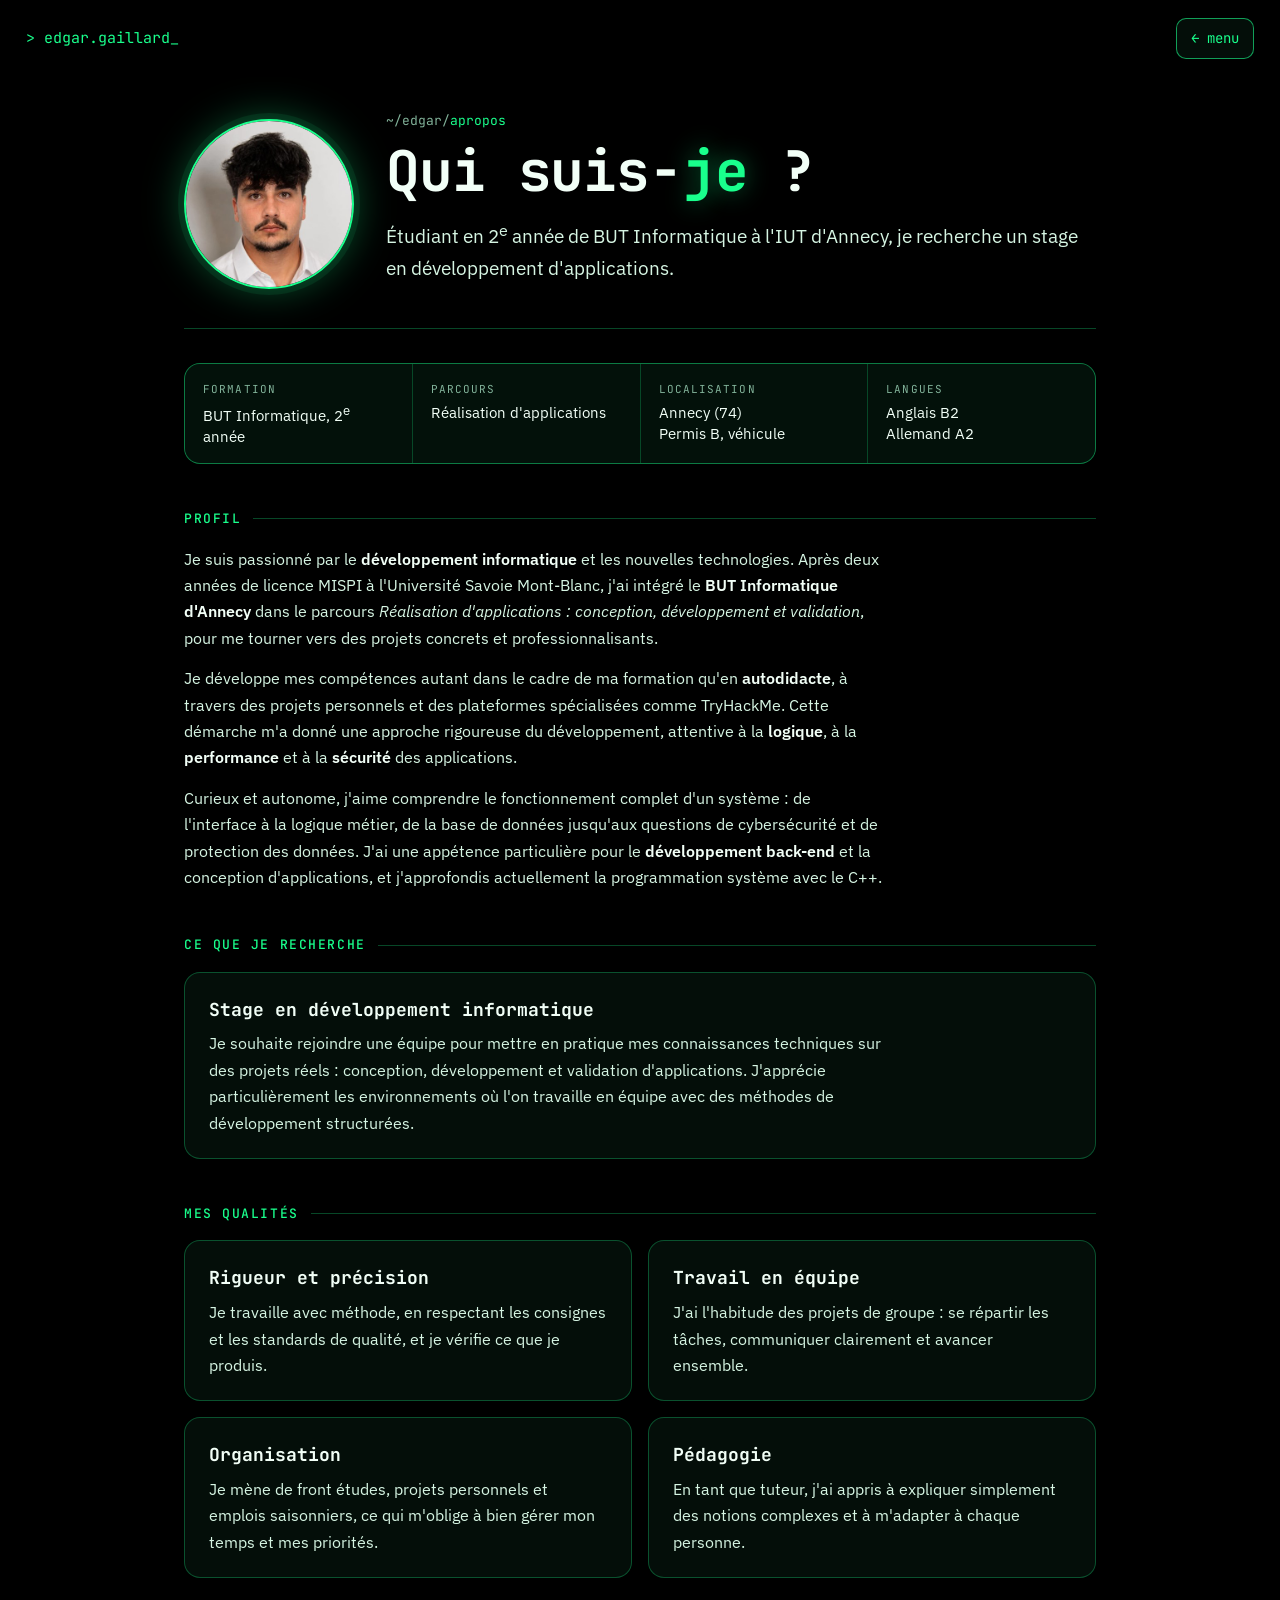
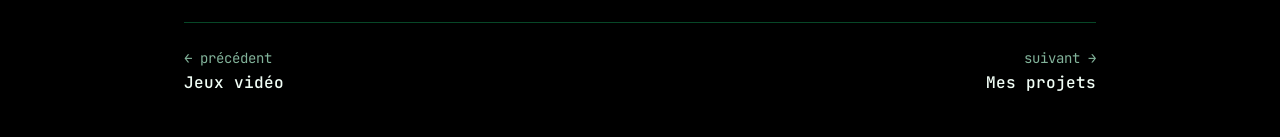
<file: pages/apropos.html>
<!DOCTYPE html>
<html lang="fr">
<head>
<meta charset="UTF-8">
<meta name="viewport" content="width=device-width, initial-scale=1.0">
<title>Qui suis-je - Edgar Gaillard</title>
<meta name="description" content="Edgar Gaillard, étudiant en 2e année de BUT Informatique à l'IUT d'Annecy, en recherche de stage en développement d'applications.">
<link rel="canonical" href="https://edggaillard-pixel.github.io/pages/apropos.html">
<meta property="og:type" content="website">
<meta property="og:title" content="Qui suis-je - Edgar Gaillard">
<meta property="og:description" content="Edgar Gaillard, étudiant en 2e année de BUT Informatique à l'IUT d'Annecy, en recherche de stage en développement d'applications.">
<meta property="og:url" content="https://edggaillard-pixel.github.io/pages/apropos.html">
<meta property="og:image" content="https://edggaillard-pixel.github.io/images/photo.jpg">
<link rel="preconnect" href="https://fonts.googleapis.com">
<link rel="stylesheet" href="https://fonts.googleapis.com/css2?family=IBM+Plex+Sans:wght@400;500;600&family=JetBrains+Mono:wght@400;500;700&display=swap">
<link rel="stylesheet" href="../style.css">
</head>
<body class="sous-page" data-rubrique="apropos">

<canvas id="matrix"></canvas>
<div id="ombre"></div>

<div class="barre">
  <a class="logo vers-menu" href="../index.html">&gt; edgar.gaillard<span>_</span></a>
  <a class="retour vers-menu" href="../index.html">← menu</a>
</div>

<main class="page">
  <header class="tete avec-photo">
    <img class="photo" src="../images/photo.jpg" alt="Photo d'Edgar Gaillard">
    <div>
      <div class="chemin">~/edgar/<b>apropos</b></div>
      <h1>Qui suis-<em>je</em> ?</h1>
      <p class="intro">Étudiant en 2<sup>e</sup> année de BUT Informatique à l'IUT d'Annecy, je recherche un stage en développement d'applications.</p>
    </div>
  </header>

  <section class="section">
    <div class="fiche">
      <div><small>Formation</small><span>BUT Informatique, 2<sup>e</sup> année</span></div>
      <div><small>Parcours</small><span>Réalisation d'applications</span></div>
      <div><small>Localisation</small><span>Annecy (74)<br>Permis B, véhicule</span></div>
      <div><small>Langues</small><span>Anglais B2<br>Allemand A2</span></div>
    </div>
  </section>

  <section class="section">
    <h2>Profil</h2>
    <p>Je suis passionné par le <strong>développement informatique</strong> et les nouvelles technologies.
    Après deux années de licence MISPI à l'Université Savoie Mont-Blanc, j'ai intégré le
    <strong>BUT Informatique d'Annecy</strong> dans le parcours <em>Réalisation d'applications : conception,
    développement et validation</em>, pour me tourner vers des projets concrets et professionnalisants.</p>
    <p>Je développe mes compétences autant dans le cadre de ma formation qu'en <strong>autodidacte</strong>,
    à travers des projets personnels et des plateformes spécialisées comme TryHackMe. Cette démarche m'a donné
    une approche rigoureuse du développement, attentive à la <strong>logique</strong>, à la <strong>performance</strong>
    et à la <strong>sécurité</strong> des applications.</p>
    <p>Curieux et autonome, j'aime comprendre le fonctionnement complet d'un système : de l'interface à la logique métier,
    de la base de données jusqu'aux questions de cybersécurité et de protection des données. J'ai une appétence
    particulière pour le <strong>développement back-end</strong> et la conception d'applications, et j'approfondis
    actuellement la programmation système avec le C++.</p>
  </section>

  <section class="section">
    <h2>Ce que je recherche</h2>
    <div class="carte">
      <h3>Stage en développement informatique</h3>
      <p>Je souhaite rejoindre une équipe pour mettre en pratique mes connaissances techniques sur des projets réels :
      conception, développement et validation d'applications. J'apprécie particulièrement les environnements où l'on
      travaille en équipe avec des méthodes de développement structurées.</p>
    </div>
  </section>

  <section class="section">
    <h2>Mes qualités</h2>
    <div class="grille-2">
      <div class="carte">
        <h3>Rigueur et précision</h3>
        <p>Je travaille avec méthode, en respectant les consignes et les standards de qualité, et je vérifie ce que je produis.</p>
      </div>
      <div class="carte">
        <h3>Travail en équipe</h3>
        <p>J'ai l'habitude des projets de groupe : se répartir les tâches, communiquer clairement et avancer ensemble.</p>
      </div>
      <div class="carte">
        <h3>Organisation</h3>
        <p>Je mène de front études, projets personnels et emplois saisonniers, ce qui m'oblige à bien gérer mon temps et mes priorités.</p>
      </div>
      <div class="carte">
        <h3>Pédagogie</h3>
        <p>En tant que tuteur, j'ai appris à expliquer simplement des notions complexes et à m'adapter à chaque personne.</p>
      </div>
    </div>
  </section>

  <nav class="suite"></nav>
</main>

<script src="../main.js"></script>
</body>
</html>
</file>
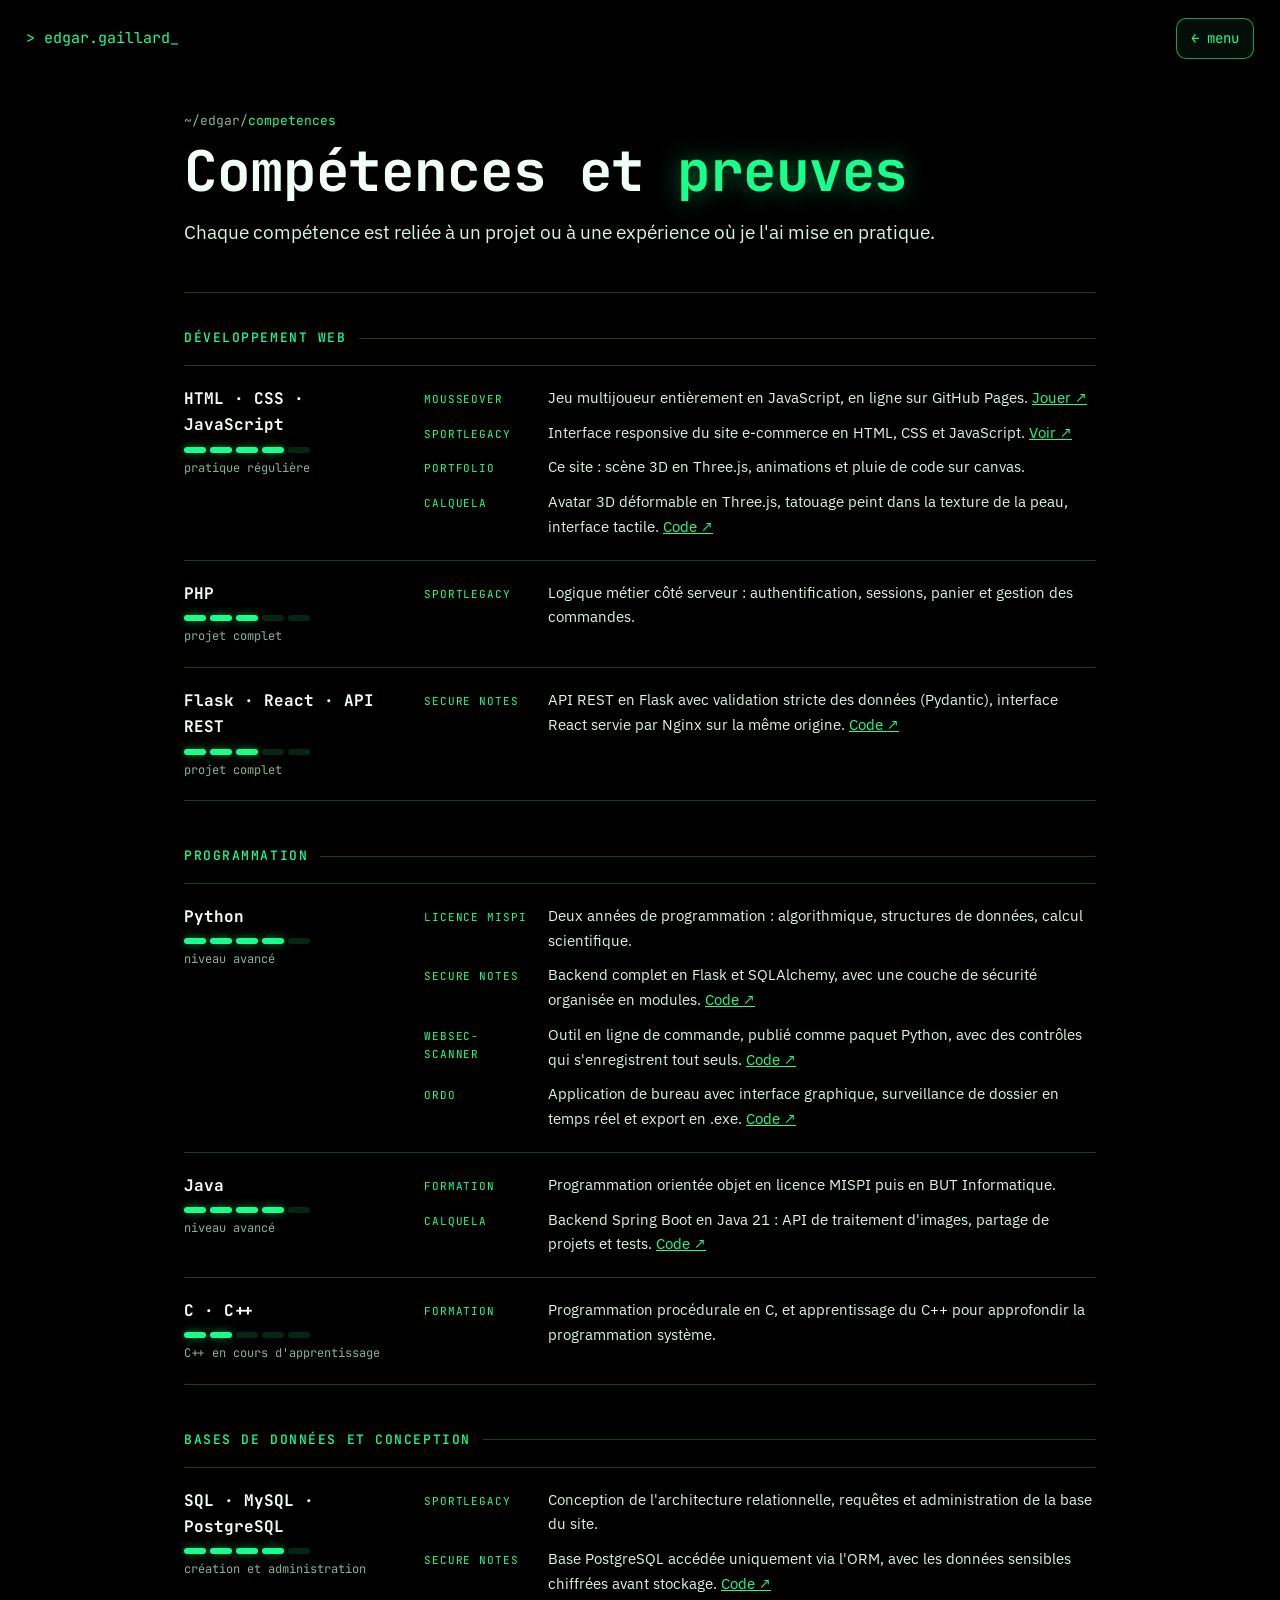
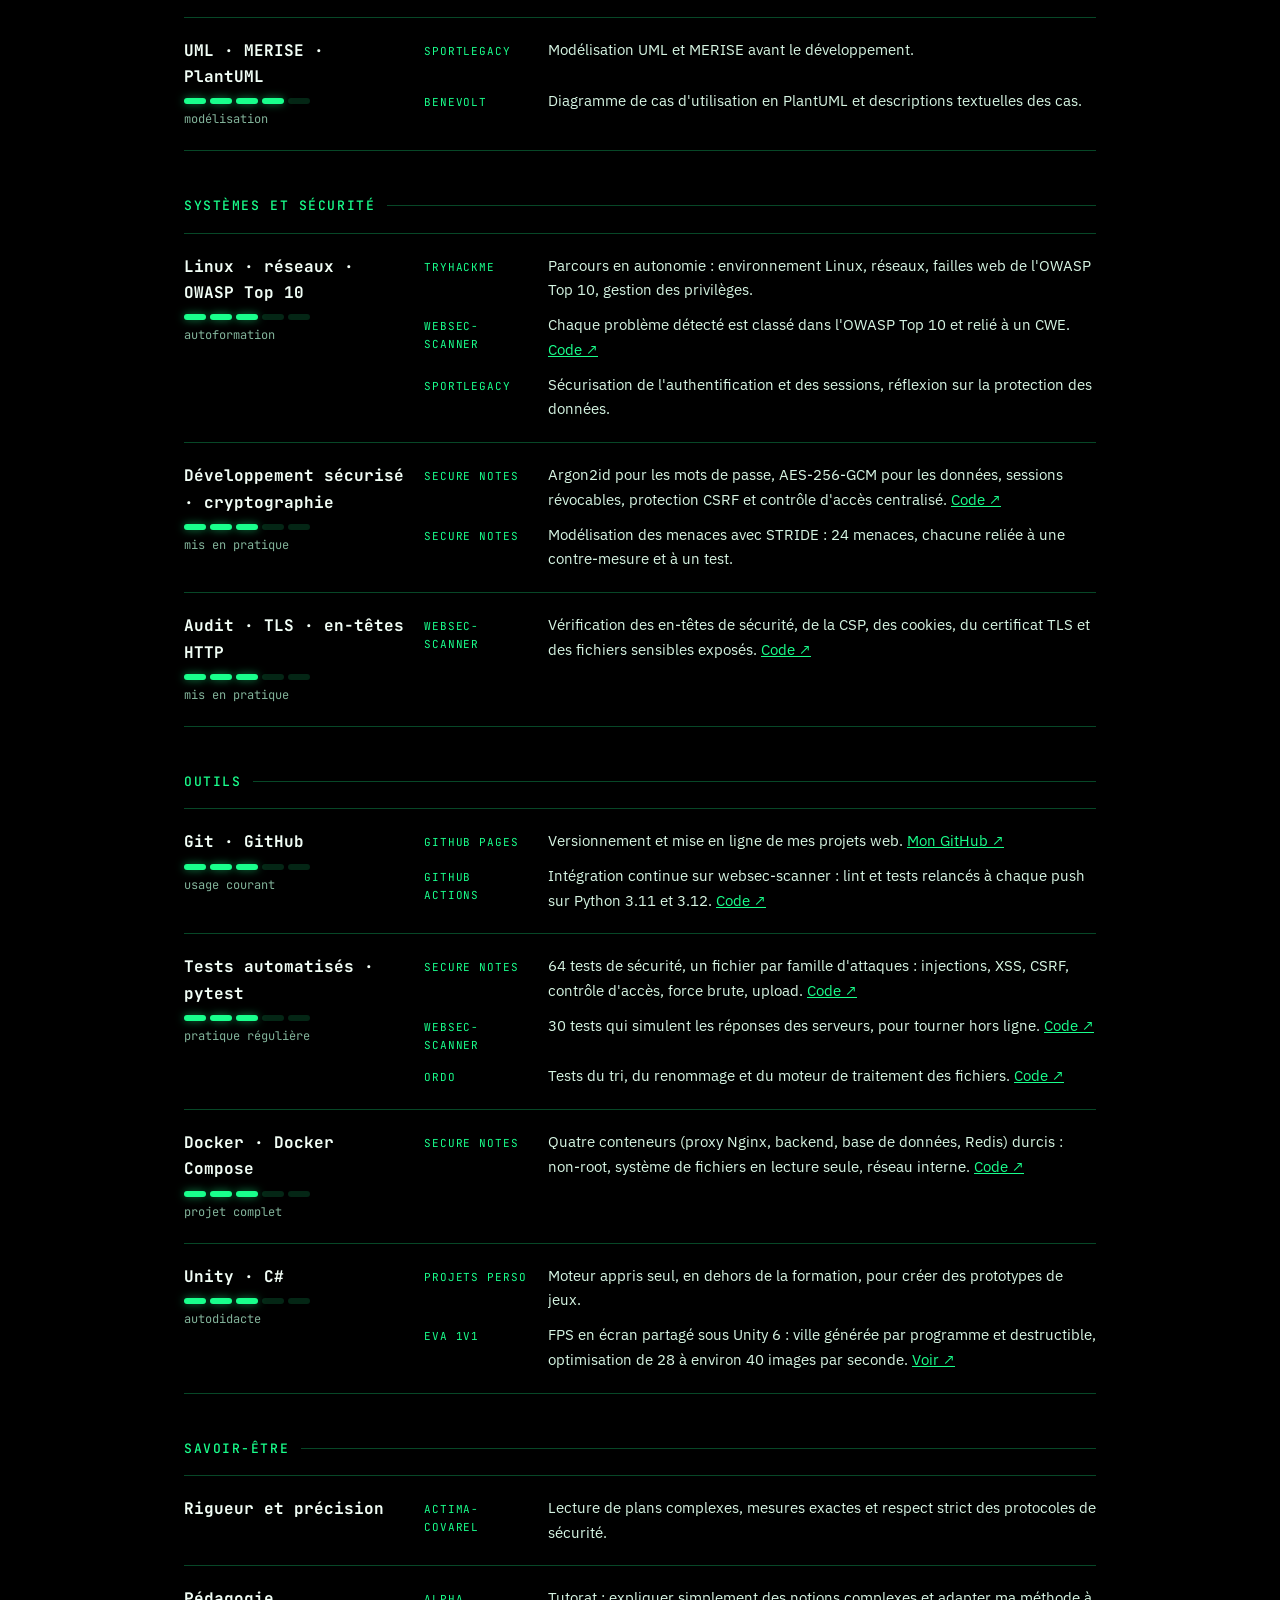
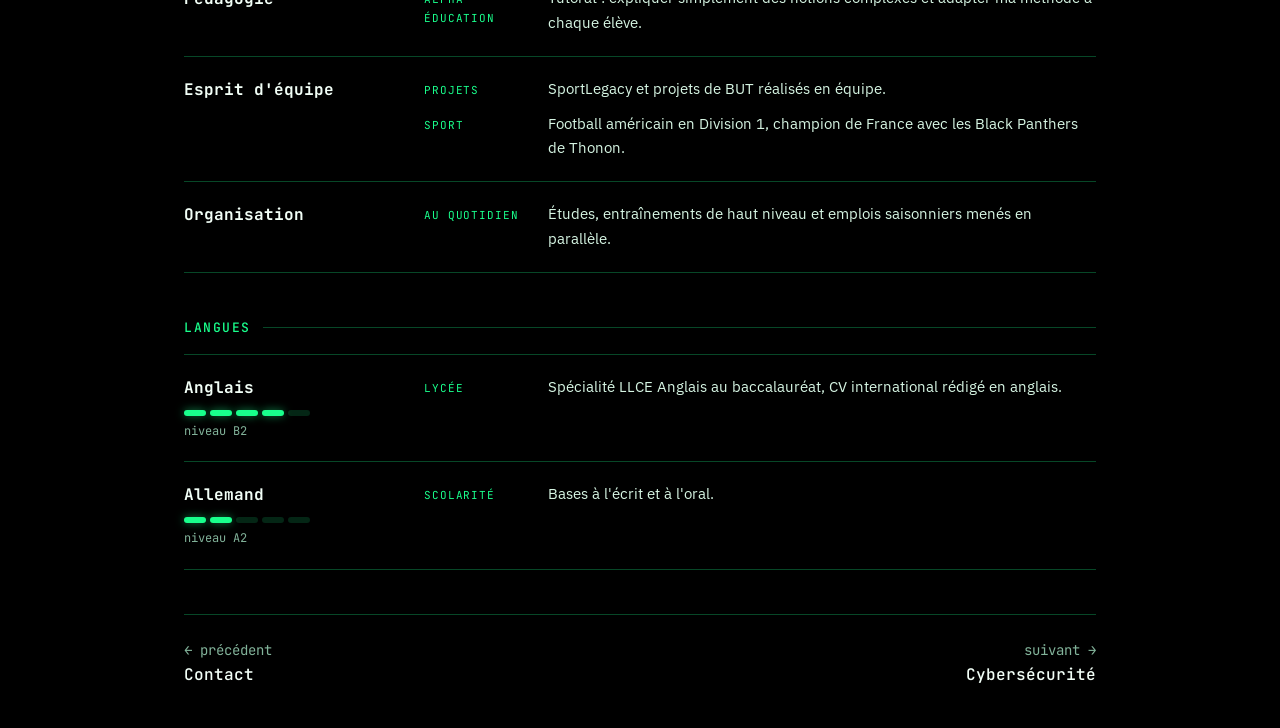
<file: pages/competences.html>
<!DOCTYPE html>
<html lang="fr">
<head>
<meta charset="UTF-8">
<meta name="viewport" content="width=device-width, initial-scale=1.0">
<title>Compétences - Edgar Gaillard</title>
<meta name="description" content="Les compétences d'Edgar Gaillard en développement web, Python, Java, bases de données, cybersécurité et Unity, avec des projets pour preuves.">
<link rel="canonical" href="https://edggaillard-pixel.github.io/pages/competences.html">
<meta property="og:type" content="website">
<meta property="og:title" content="Compétences - Edgar Gaillard">
<meta property="og:description" content="Les compétences d'Edgar Gaillard en développement web, Python, Java, bases de données, cybersécurité et Unity, avec des projets pour preuves.">
<meta property="og:url" content="https://edggaillard-pixel.github.io/pages/competences.html">
<meta property="og:image" content="https://edggaillard-pixel.github.io/images/photo.jpg">
<link rel="preconnect" href="https://fonts.googleapis.com">
<link rel="stylesheet" href="https://fonts.googleapis.com/css2?family=IBM+Plex+Sans:wght@400;500;600&family=JetBrains+Mono:wght@400;500;700&display=swap">
<link rel="stylesheet" href="../style.css">
</head>
<body class="sous-page" data-rubrique="competences">

<canvas id="matrix"></canvas>
<div id="ombre"></div>

<div class="barre">
  <a class="logo vers-menu" href="../index.html">&gt; edgar.gaillard<span>_</span></a>
  <a class="retour vers-menu" href="../index.html">← menu</a>
</div>

<main class="page">
  <header class="tete">
    <div class="chemin">~/edgar/<b>competences</b></div>
    <h1>Compétences et <em>preuves</em></h1>
    <p class="intro">Chaque compétence est reliée à un projet ou à une expérience où je l'ai mise en pratique.</p>
  </header>

  <section class="section">
    <h2>Développement web</h2>
    <div class="competence">
      <div><h3>HTML · CSS · JavaScript</h3><div class="niveau"><i class="on"></i><i class="on"></i><i class="on"></i><i class="on"></i><i></i></div><div class="niveau-texte">pratique régulière</div></div>
      <div class="preuves">
        <div class="preuve"><small>MousseOver</small><p>Jeu multijoueur entièrement en JavaScript, en ligne sur GitHub Pages. <a href="https://edggaillard-pixel.github.io/mousseover/" target="_blank" rel="noopener">Jouer ↗</a></p></div>
        <div class="preuve"><small>SportLegacy</small><p>Interface responsive du site e-commerce en HTML, CSS et JavaScript. <a href="https://l1.dptinfo-usmb.fr/~grp8/index.php" target="_blank" rel="noopener">Voir ↗</a></p></div>
        <div class="preuve"><small>Portfolio</small><p>Ce site : scène 3D en Three.js, animations et pluie de code sur canvas.</p></div>
        <div class="preuve"><small>CalqueLa</small><p>Avatar 3D déformable en Three.js, tatouage peint dans la texture de la peau, interface tactile. <a href="https://github.com/edggaillard-pixel/calquela" target="_blank" rel="noopener">Code ↗</a></p></div>
      </div>
    </div>
    <div class="competence">
      <div><h3>PHP</h3><div class="niveau"><i class="on"></i><i class="on"></i><i class="on"></i><i></i><i></i></div><div class="niveau-texte">projet complet</div></div>
      <div class="preuves">
        <div class="preuve"><small>SportLegacy</small><p>Logique métier côté serveur : authentification, sessions, panier et gestion des commandes.</p></div>
      </div>
    </div>
    <div class="competence">
      <div><h3>Flask · React · API REST</h3><div class="niveau"><i class="on"></i><i class="on"></i><i class="on"></i><i></i><i></i></div><div class="niveau-texte">projet complet</div></div>
      <div class="preuves">
        <div class="preuve"><small>Secure Notes</small><p>API REST en Flask avec validation stricte des données (Pydantic), interface React servie par Nginx sur la même origine. <a href="https://github.com/edggaillard-pixel/secure-notes" target="_blank" rel="noopener">Code ↗</a></p></div>
      </div>
    </div>
  </section>

  <section class="section">
    <h2>Programmation</h2>
    <div class="competence">
      <div><h3>Python</h3><div class="niveau"><i class="on"></i><i class="on"></i><i class="on"></i><i class="on"></i><i></i></div><div class="niveau-texte">niveau avancé</div></div>
      <div class="preuves">
        <div class="preuve"><small>Licence MISPI</small><p>Deux années de programmation : algorithmique, structures de données, calcul scientifique.</p></div>
        <div class="preuve"><small>Secure Notes</small><p>Backend complet en Flask et SQLAlchemy, avec une couche de sécurité organisée en modules. <a href="https://github.com/edggaillard-pixel/secure-notes" target="_blank" rel="noopener">Code ↗</a></p></div>
        <div class="preuve"><small>websec-scanner</small><p>Outil en ligne de commande, publié comme paquet Python, avec des contrôles qui s'enregistrent tout seuls. <a href="https://github.com/edggaillard-pixel/websec-scanner" target="_blank" rel="noopener">Code ↗</a></p></div>
        <div class="preuve"><small>Ordo</small><p>Application de bureau avec interface graphique, surveillance de dossier en temps réel et export en .exe. <a href="https://github.com/edggaillard-pixel/ordo" target="_blank" rel="noopener">Code ↗</a></p></div>
      </div>
    </div>
    <div class="competence">
      <div><h3>Java</h3><div class="niveau"><i class="on"></i><i class="on"></i><i class="on"></i><i class="on"></i><i></i></div><div class="niveau-texte">niveau avancé</div></div>
      <div class="preuves">
        <div class="preuve"><small>Formation</small><p>Programmation orientée objet en licence MISPI puis en BUT Informatique.</p></div>
        <div class="preuve"><small>CalqueLa</small><p>Backend Spring Boot en Java 21 : API de traitement d'images, partage de projets et tests. <a href="https://github.com/edggaillard-pixel/calquela" target="_blank" rel="noopener">Code ↗</a></p></div>
      </div>
    </div>
    <div class="competence">
      <div><h3>C · C++</h3><div class="niveau"><i class="on"></i><i class="on"></i><i></i><i></i><i></i></div><div class="niveau-texte">C++ en cours d'apprentissage</div></div>
      <div class="preuves">
        <div class="preuve"><small>Formation</small><p>Programmation procédurale en C, et apprentissage du C++ pour approfondir la programmation système.</p></div>
      </div>
    </div>
  </section>

  <section class="section">
    <h2>Bases de données et conception</h2>
    <div class="competence">
      <div><h3>SQL · MySQL · PostgreSQL</h3><div class="niveau"><i class="on"></i><i class="on"></i><i class="on"></i><i class="on"></i><i></i></div><div class="niveau-texte">création et administration</div></div>
      <div class="preuves">
        <div class="preuve"><small>SportLegacy</small><p>Conception de l'architecture relationnelle, requêtes et administration de la base du site.</p></div>
        <div class="preuve"><small>Secure Notes</small><p>Base PostgreSQL accédée uniquement via l'ORM, avec les données sensibles chiffrées avant stockage. <a href="https://github.com/edggaillard-pixel/secure-notes" target="_blank" rel="noopener">Code ↗</a></p></div>
      </div>
    </div>
    <div class="competence">
      <div><h3>UML · MERISE · PlantUML</h3><div class="niveau"><i class="on"></i><i class="on"></i><i class="on"></i><i class="on"></i><i></i></div><div class="niveau-texte">modélisation</div></div>
      <div class="preuves">
        <div class="preuve"><small>SportLegacy</small><p>Modélisation UML et MERISE avant le développement.</p></div>
        <div class="preuve"><small>Benevolt</small><p>Diagramme de cas d'utilisation en PlantUML et descriptions textuelles des cas.</p></div>
      </div>
    </div>
  </section>

  <section class="section">
    <h2>Systèmes et sécurité</h2>
    <div class="competence">
      <div><h3>Linux · réseaux · OWASP Top 10</h3><div class="niveau"><i class="on"></i><i class="on"></i><i class="on"></i><i></i><i></i></div><div class="niveau-texte">autoformation</div></div>
      <div class="preuves">
        <div class="preuve"><small>TryHackMe</small><p>Parcours en autonomie : environnement Linux, réseaux, failles web de l'OWASP Top 10, gestion des privilèges.</p></div>
        <div class="preuve"><small>websec-scanner</small><p>Chaque problème détecté est classé dans l'OWASP Top 10 et relié à un CWE. <a href="https://github.com/edggaillard-pixel/websec-scanner" target="_blank" rel="noopener">Code ↗</a></p></div>
        <div class="preuve"><small>SportLegacy</small><p>Sécurisation de l'authentification et des sessions, réflexion sur la protection des données.</p></div>
      </div>
    </div>
    <div class="competence">
      <div><h3>Développement sécurisé · cryptographie</h3><div class="niveau"><i class="on"></i><i class="on"></i><i class="on"></i><i></i><i></i></div><div class="niveau-texte">mis en pratique</div></div>
      <div class="preuves">
        <div class="preuve"><small>Secure Notes</small><p>Argon2id pour les mots de passe, AES-256-GCM pour les données, sessions révocables, protection CSRF et contrôle d'accès centralisé. <a href="https://github.com/edggaillard-pixel/secure-notes" target="_blank" rel="noopener">Code ↗</a></p></div>
        <div class="preuve"><small>Secure Notes</small><p>Modélisation des menaces avec STRIDE : 24 menaces, chacune reliée à une contre-mesure et à un test.</p></div>
      </div>
    </div>
    <div class="competence">
      <div><h3>Audit · TLS · en-têtes HTTP</h3><div class="niveau"><i class="on"></i><i class="on"></i><i class="on"></i><i></i><i></i></div><div class="niveau-texte">mis en pratique</div></div>
      <div class="preuves">
        <div class="preuve"><small>websec-scanner</small><p>Vérification des en-têtes de sécurité, de la CSP, des cookies, du certificat TLS et des fichiers sensibles exposés. <a href="https://github.com/edggaillard-pixel/websec-scanner" target="_blank" rel="noopener">Code ↗</a></p></div>
      </div>
    </div>
  </section>

  <section class="section">
    <h2>Outils</h2>
    <div class="competence">
      <div><h3>Git · GitHub</h3><div class="niveau"><i class="on"></i><i class="on"></i><i class="on"></i><i></i><i></i></div><div class="niveau-texte">usage courant</div></div>
      <div class="preuves">
        <div class="preuve"><small>GitHub Pages</small><p>Versionnement et mise en ligne de mes projets web. <a href="https://github.com/edggaillard-pixel" target="_blank" rel="noopener">Mon GitHub ↗</a></p></div>
        <div class="preuve"><small>GitHub Actions</small><p>Intégration continue sur websec-scanner : lint et tests relancés à chaque push sur Python 3.11 et 3.12. <a href="https://github.com/edggaillard-pixel/websec-scanner" target="_blank" rel="noopener">Code ↗</a></p></div>
      </div>
    </div>
    <div class="competence">
      <div><h3>Tests automatisés · pytest</h3><div class="niveau"><i class="on"></i><i class="on"></i><i class="on"></i><i></i><i></i></div><div class="niveau-texte">pratique régulière</div></div>
      <div class="preuves">
        <div class="preuve"><small>Secure Notes</small><p>64 tests de sécurité, un fichier par famille d'attaques : injections, XSS, CSRF, contrôle d'accès, force brute, upload. <a href="https://github.com/edggaillard-pixel/secure-notes" target="_blank" rel="noopener">Code ↗</a></p></div>
        <div class="preuve"><small>websec-scanner</small><p>30 tests qui simulent les réponses des serveurs, pour tourner hors ligne. <a href="https://github.com/edggaillard-pixel/websec-scanner" target="_blank" rel="noopener">Code ↗</a></p></div>
        <div class="preuve"><small>Ordo</small><p>Tests du tri, du renommage et du moteur de traitement des fichiers. <a href="https://github.com/edggaillard-pixel/ordo" target="_blank" rel="noopener">Code ↗</a></p></div>
      </div>
    </div>
    <div class="competence">
      <div><h3>Docker · Docker Compose</h3><div class="niveau"><i class="on"></i><i class="on"></i><i class="on"></i><i></i><i></i></div><div class="niveau-texte">projet complet</div></div>
      <div class="preuves">
        <div class="preuve"><small>Secure Notes</small><p>Quatre conteneurs (proxy Nginx, backend, base de données, Redis) durcis : non-root, système de fichiers en lecture seule, réseau interne. <a href="https://github.com/edggaillard-pixel/secure-notes" target="_blank" rel="noopener">Code ↗</a></p></div>
      </div>
    </div>
    <div class="competence">
      <div><h3>Unity · C#</h3><div class="niveau"><i class="on"></i><i class="on"></i><i class="on"></i><i></i><i></i></div><div class="niveau-texte">autodidacte</div></div>
      <div class="preuves">
        <div class="preuve"><small>Projets perso</small><p>Moteur appris seul, en dehors de la formation, pour créer des prototypes de jeux.</p></div>
        <div class="preuve"><small>EVA 1v1</small><p>FPS en écran partagé sous Unity 6 : ville générée par programme et destructible, optimisation de 28 à environ 40 images par seconde. <a href="eva.html">Voir ↗</a></p></div>
      </div>
    </div>
  </section>

  <section class="section">
    <h2>Savoir-être</h2>
    <div class="competence">
      <div><h3>Rigueur et précision</h3></div>
      <div class="preuves">
        <div class="preuve"><small>Actima-Covarel</small><p>Lecture de plans complexes, mesures exactes et respect strict des protocoles de sécurité.</p></div>
      </div>
    </div>
    <div class="competence">
      <div><h3>Pédagogie</h3></div>
      <div class="preuves">
        <div class="preuve"><small>Alpha Éducation</small><p>Tutorat : expliquer simplement des notions complexes et adapter ma méthode à chaque élève.</p></div>
      </div>
    </div>
    <div class="competence">
      <div><h3>Esprit d'équipe</h3></div>
      <div class="preuves">
        <div class="preuve"><small>Projets</small><p>SportLegacy et projets de BUT réalisés en équipe.</p></div>
        <div class="preuve"><small>Sport</small><p>Football américain en Division 1, champion de France avec les Black Panthers de Thonon.</p></div>
      </div>
    </div>
    <div class="competence">
      <div><h3>Organisation</h3></div>
      <div class="preuves">
        <div class="preuve"><small>Au quotidien</small><p>Études, entraînements de haut niveau et emplois saisonniers menés en parallèle.</p></div>
      </div>
    </div>
  </section>

  <section class="section">
    <h2>Langues</h2>
    <div class="competence">
      <div><h3>Anglais</h3><div class="niveau"><i class="on"></i><i class="on"></i><i class="on"></i><i class="on"></i><i></i></div><div class="niveau-texte">niveau B2</div></div>
      <div class="preuves">
        <div class="preuve"><small>Lycée</small><p>Spécialité LLCE Anglais au baccalauréat, CV international rédigé en anglais.</p></div>
      </div>
    </div>
    <div class="competence">
      <div><h3>Allemand</h3><div class="niveau"><i class="on"></i><i class="on"></i><i></i><i></i><i></i></div><div class="niveau-texte">niveau A2</div></div>
      <div class="preuves">
        <div class="preuve"><small>Scolarité</small><p>Bases à l'écrit et à l'oral.</p></div>
      </div>
    </div>
  </section>

  <nav class="suite"></nav>
</main>

<script src="../main.js"></script>
</body>
</html>
</file>
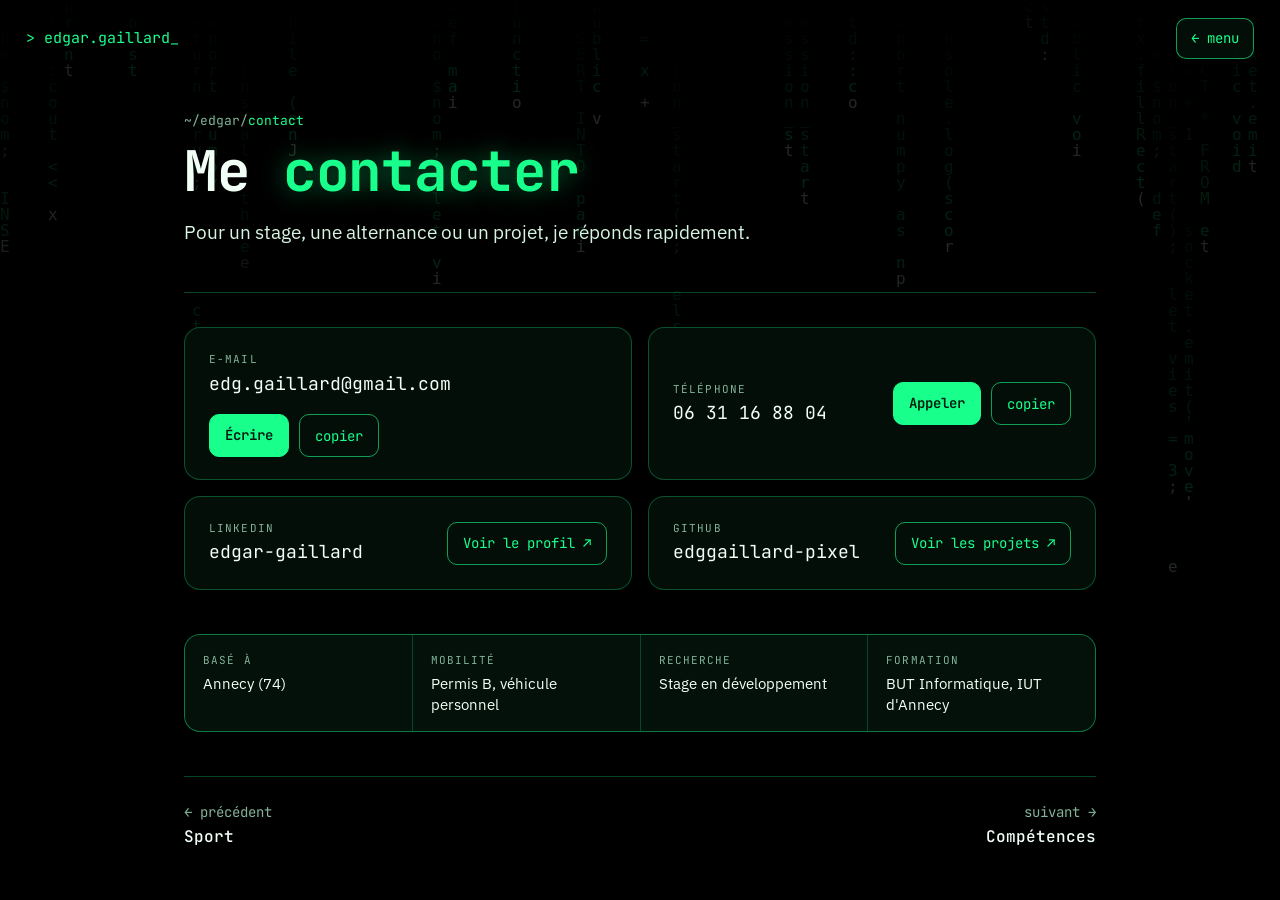
<file: pages/contact.html>
<!DOCTYPE html>
<html lang="fr">
<head>
<meta charset="UTF-8">
<meta name="viewport" content="width=device-width, initial-scale=1.0">
<title>Contact - Edgar Gaillard</title>
<meta name="description" content="Contacter Edgar Gaillard, étudiant en BUT Informatique à Annecy, pour un stage en développement.">
<link rel="canonical" href="https://edggaillard-pixel.github.io/pages/contact.html">
<meta property="og:type" content="website">
<meta property="og:title" content="Contact - Edgar Gaillard">
<meta property="og:description" content="Contacter Edgar Gaillard, étudiant en BUT Informatique à Annecy, pour un stage en développement.">
<meta property="og:url" content="https://edggaillard-pixel.github.io/pages/contact.html">
<meta property="og:image" content="https://edggaillard-pixel.github.io/images/photo.jpg">
<link rel="preconnect" href="https://fonts.googleapis.com">
<link rel="stylesheet" href="https://fonts.googleapis.com/css2?family=IBM+Plex+Sans:wght@400;500;600&family=JetBrains+Mono:wght@400;500;700&display=swap">
<link rel="stylesheet" href="../style.css">
</head>
<body class="sous-page" data-rubrique="contact">

<canvas id="matrix"></canvas>
<div id="ombre"></div>

<div class="barre">
  <a class="logo vers-menu" href="../index.html">&gt; edgar.gaillard<span>_</span></a>
  <a class="retour vers-menu" href="../index.html">← menu</a>
</div>

<main class="page">
  <header class="tete">
    <div class="chemin">~/edgar/<b>contact</b></div>
    <h1>Me <em>contacter</em></h1>
    <p class="intro">Pour un stage, une alternance ou un projet, je réponds rapidement.</p>
  </header>

  <section class="section">
    <div class="grille-2">
      <div class="carte contact-ligne">
        <div><small>E-mail</small><div class="valeur">edg.gaillard@gmail.com</div></div>
        <div class="liens" style="margin:0">
          <a class="bouton plein" href="mailto:edg.gaillard@gmail.com">Écrire</a>
          <button class="bouton" data-copier="edg.gaillard@gmail.com">copier</button>
        </div>
      </div>
      <div class="carte contact-ligne">
        <div><small>Téléphone</small><div class="valeur">06 31 16 88 04</div></div>
        <div class="liens" style="margin:0">
          <a class="bouton plein" href="tel:+33631168804">Appeler</a>
          <button class="bouton" data-copier="0631168804">copier</button>
        </div>
      </div>
      <div class="carte contact-ligne">
        <div><small>LinkedIn</small><div class="valeur">edgar-gaillard</div></div>
        <a class="bouton" href="https://www.linkedin.com/in/edgar-gaillard/" target="_blank" rel="noopener">Voir le profil ↗</a>
      </div>
      <div class="carte contact-ligne">
        <div><small>GitHub</small><div class="valeur">edggaillard-pixel</div></div>
        <a class="bouton" href="https://github.com/edggaillard-pixel" target="_blank" rel="noopener">Voir les projets ↗</a>
      </div>
    </div>
  </section>

  <section class="section">
    <div class="fiche">
      <div><small>Basé à</small><span>Annecy (74)</span></div>
      <div><small>Mobilité</small><span>Permis B, véhicule personnel</span></div>
      <div><small>Recherche</small><span>Stage en développement</span></div>
      <div><small>Formation</small><span>BUT Informatique, IUT d'Annecy</span></div>
    </div>
  </section>

  <nav class="suite"></nav>
</main>

<script src="../main.js"></script>
</body>
</html>
</file>
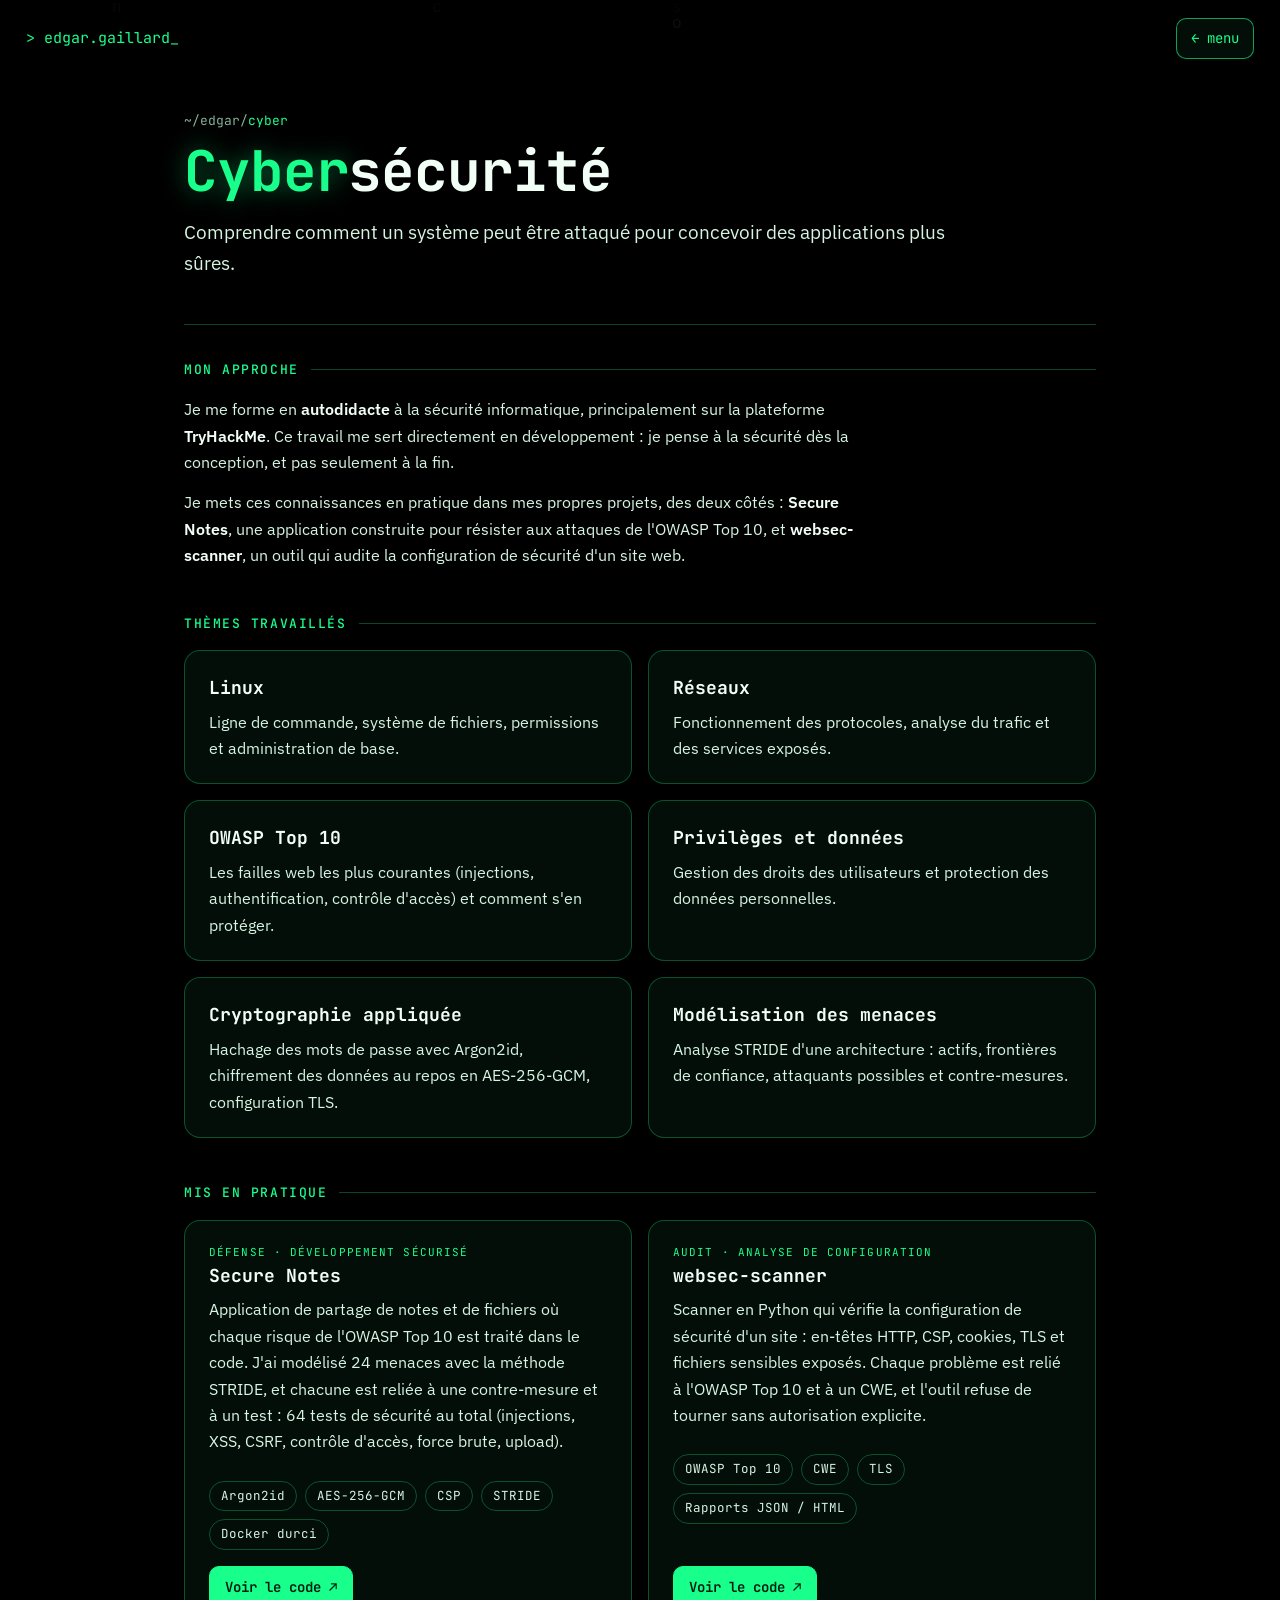
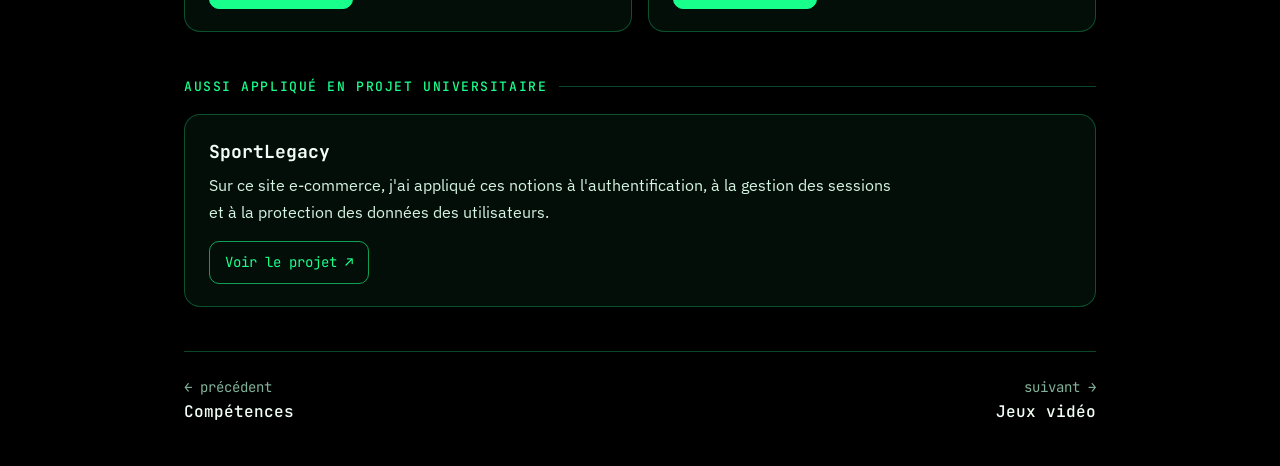
<file: pages/cyber.html>
<!DOCTYPE html>
<html lang="fr">
<head>
<meta charset="UTF-8">
<meta name="viewport" content="width=device-width, initial-scale=1.0">
<title>Cybersécurité - Edgar Gaillard</title>
<meta name="description" content="Edgar Gaillard et la cybersécurité : TryHackMe, OWASP Top 10, Secure Notes et websec-scanner.">
<link rel="canonical" href="https://edggaillard-pixel.github.io/pages/cyber.html">
<meta property="og:type" content="website">
<meta property="og:title" content="Cybersécurité - Edgar Gaillard">
<meta property="og:description" content="Edgar Gaillard et la cybersécurité : TryHackMe, OWASP Top 10, Secure Notes et websec-scanner.">
<meta property="og:url" content="https://edggaillard-pixel.github.io/pages/cyber.html">
<meta property="og:image" content="https://edggaillard-pixel.github.io/images/photo.jpg">
<link rel="preconnect" href="https://fonts.googleapis.com">
<link rel="stylesheet" href="https://fonts.googleapis.com/css2?family=IBM+Plex+Sans:wght@400;500;600&family=JetBrains+Mono:wght@400;500;700&display=swap">
<link rel="stylesheet" href="../style.css">
</head>
<body class="sous-page" data-rubrique="cyber">

<canvas id="matrix"></canvas>
<div id="ombre"></div>

<div class="barre">
  <a class="logo vers-menu" href="../index.html">&gt; edgar.gaillard<span>_</span></a>
  <a class="retour vers-menu" href="../index.html">← menu</a>
</div>

<main class="page">
  <header class="tete">
    <div class="chemin">~/edgar/<b>cyber</b></div>
    <h1><em>Cyber</em>sécurité</h1>
    <p class="intro">Comprendre comment un système peut être attaqué pour concevoir des applications plus sûres.</p>
  </header>

  <section class="section">
    <h2>Mon approche</h2>
    <p>Je me forme en <strong>autodidacte</strong> à la sécurité informatique, principalement sur la plateforme
    <strong>TryHackMe</strong>. Ce travail me sert directement en développement : je pense à la sécurité dès la conception,
    et pas seulement à la fin.</p>
    <p>Je mets ces connaissances en pratique dans mes propres projets, des deux côtés : <strong>Secure Notes</strong>,
    une application construite pour résister aux attaques de l'OWASP Top 10, et <strong>websec-scanner</strong>,
    un outil qui audite la configuration de sécurité d'un site web.</p>
  </section>

  <section class="section">
    <h2>Thèmes travaillés</h2>
    <div class="grille-2">
      <div class="carte">
        <h3>Linux</h3>
        <p>Ligne de commande, système de fichiers, permissions et administration de base.</p>
      </div>
      <div class="carte">
        <h3>Réseaux</h3>
        <p>Fonctionnement des protocoles, analyse du trafic et des services exposés.</p>
      </div>
      <div class="carte">
        <h3>OWASP Top 10</h3>
        <p>Les failles web les plus courantes (injections, authentification, contrôle d'accès) et comment s'en protéger.</p>
      </div>
      <div class="carte">
        <h3>Privilèges et données</h3>
        <p>Gestion des droits des utilisateurs et protection des données personnelles.</p>
      </div>
      <div class="carte">
        <h3>Cryptographie appliquée</h3>
        <p>Hachage des mots de passe avec Argon2id, chiffrement des données au repos en AES-256-GCM, configuration TLS.</p>
      </div>
      <div class="carte">
        <h3>Modélisation des menaces</h3>
        <p>Analyse STRIDE d'une architecture : actifs, frontières de confiance, attaquants possibles et contre-mesures.</p>
      </div>
    </div>
  </section>

  <section class="section">
    <h2>Mis en pratique</h2>
    <div class="grille-2">
      <div class="carte projet">
        <div class="type">Défense · développement sécurisé</div>
        <h3>Secure Notes</h3>
        <p>Application de partage de notes et de fichiers où chaque risque de l'OWASP Top 10 est traité dans le code.
        J'ai modélisé 24 menaces avec la méthode STRIDE, et chacune est reliée à une contre-mesure et à un test :
        64 tests de sécurité au total (injections, XSS, CSRF, contrôle d'accès, force brute, upload).</p>
        <div class="tags"><span>Argon2id</span><span>AES-256-GCM</span><span>CSP</span><span>STRIDE</span><span>Docker durci</span></div>
        <div class="liens"><a class="bouton plein" href="https://github.com/edggaillard-pixel/secure-notes" target="_blank" rel="noopener">Voir le code ↗</a></div>
      </div>
      <div class="carte projet">
        <div class="type">Audit · analyse de configuration</div>
        <h3>websec-scanner</h3>
        <p>Scanner en Python qui vérifie la configuration de sécurité d'un site : en-têtes HTTP, CSP, cookies, TLS et fichiers
        sensibles exposés. Chaque problème est relié à l'OWASP Top 10 et à un CWE, et l'outil refuse de tourner sans
        autorisation explicite.</p>
        <div class="tags"><span>OWASP Top 10</span><span>CWE</span><span>TLS</span><span>Rapports JSON / HTML</span></div>
        <div class="liens"><a class="bouton plein" href="https://github.com/edggaillard-pixel/websec-scanner" target="_blank" rel="noopener">Voir le code ↗</a></div>
      </div>
    </div>
  </section>

  <section class="section">
    <h2>Aussi appliqué en projet universitaire</h2>
    <div class="carte">
      <h3>SportLegacy</h3>
      <p>Sur ce site e-commerce, j'ai appliqué ces notions à l'authentification, à la gestion des sessions et à la protection
      des données des utilisateurs.</p>
      <div class="liens"><a class="bouton" href="https://l1.dptinfo-usmb.fr/~grp8/index.php" target="_blank" rel="noopener">Voir le projet ↗</a></div>
    </div>
  </section>

  <nav class="suite"></nav>
</main>

<script src="../main.js"></script>
</body>
</html>
</file>
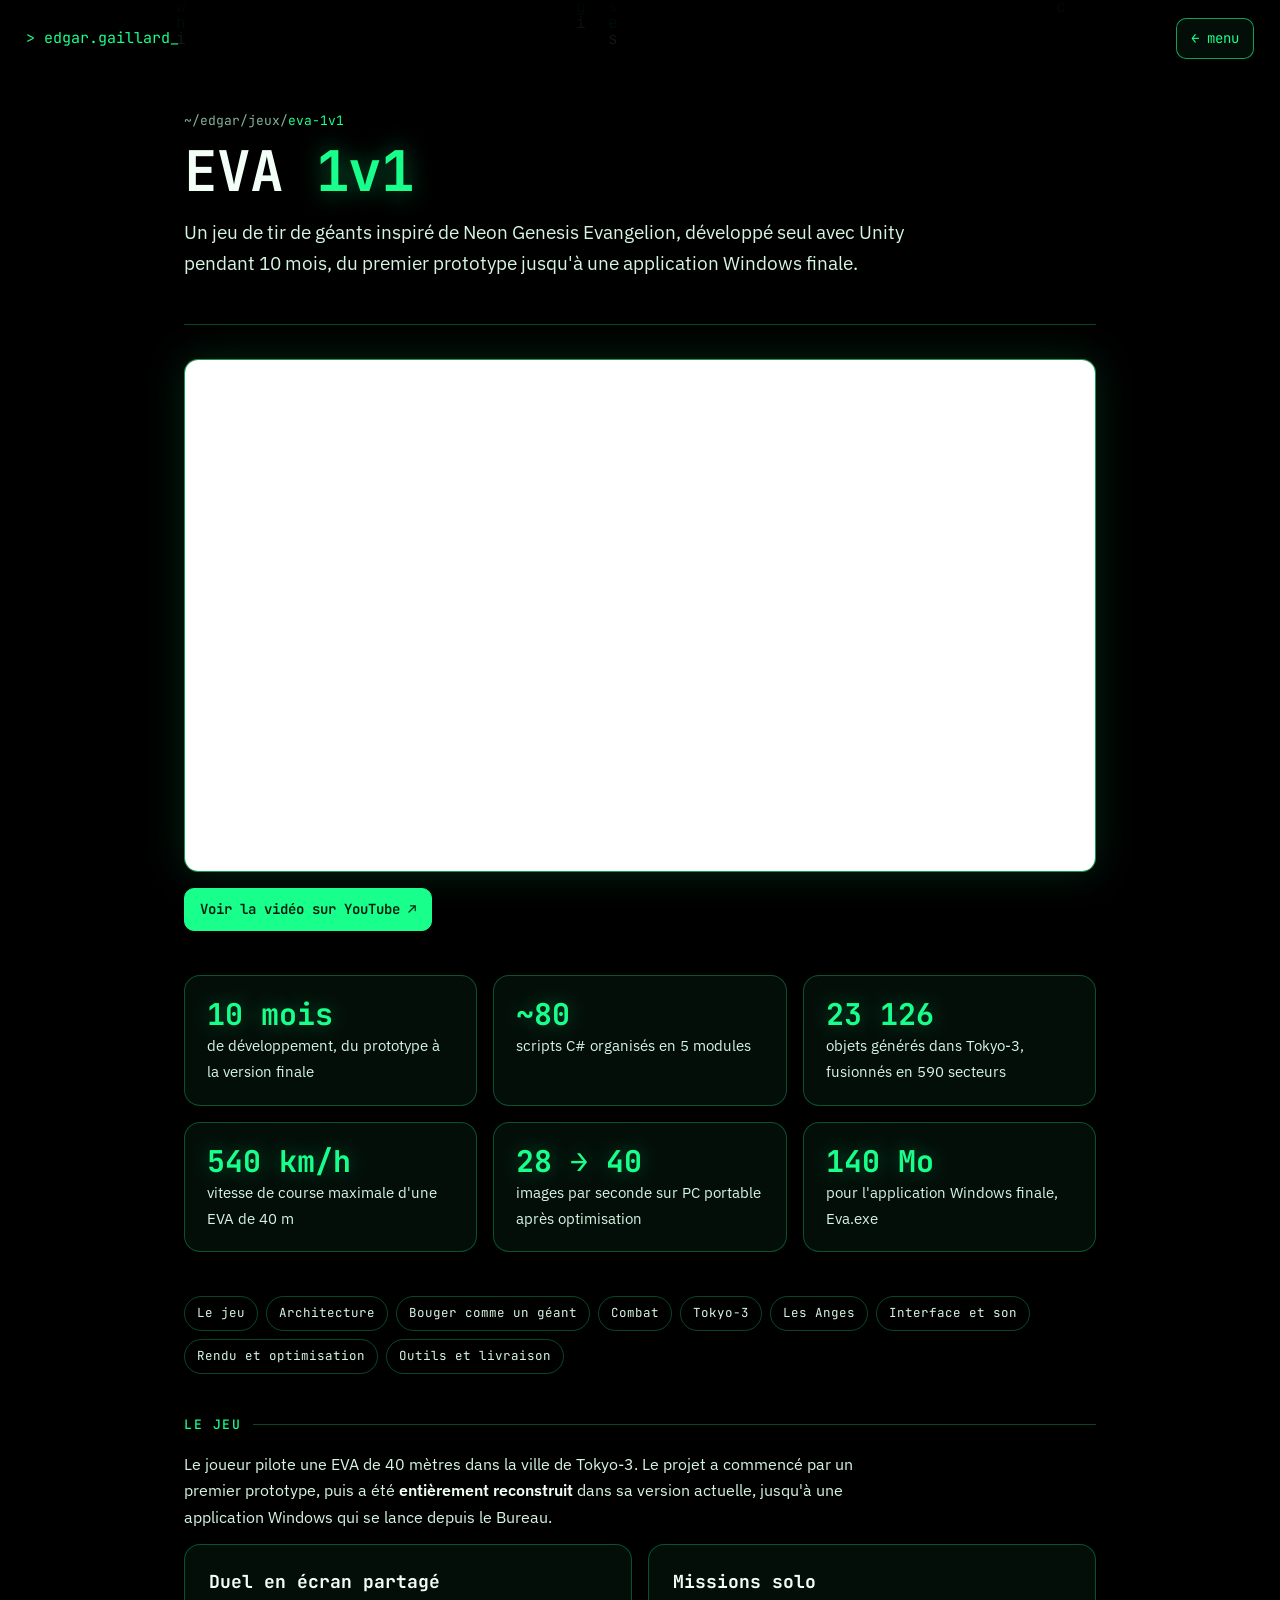
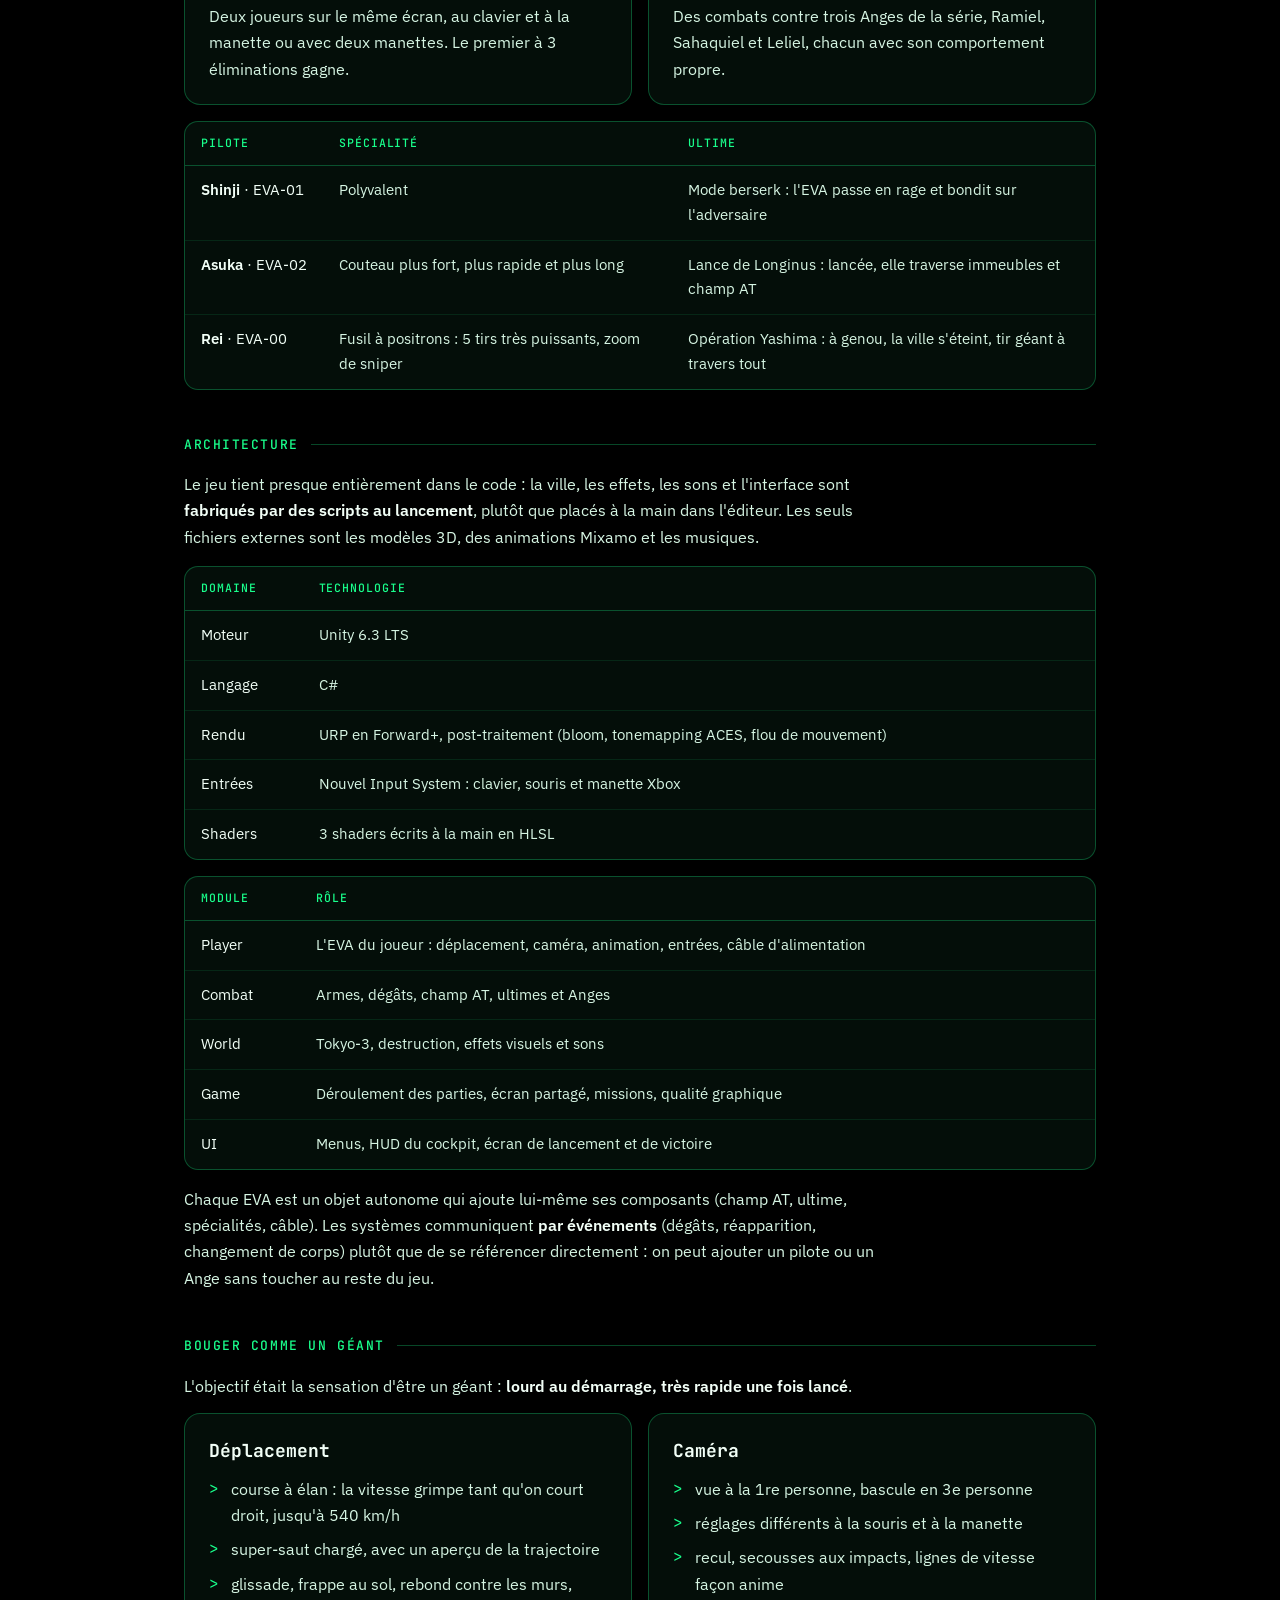
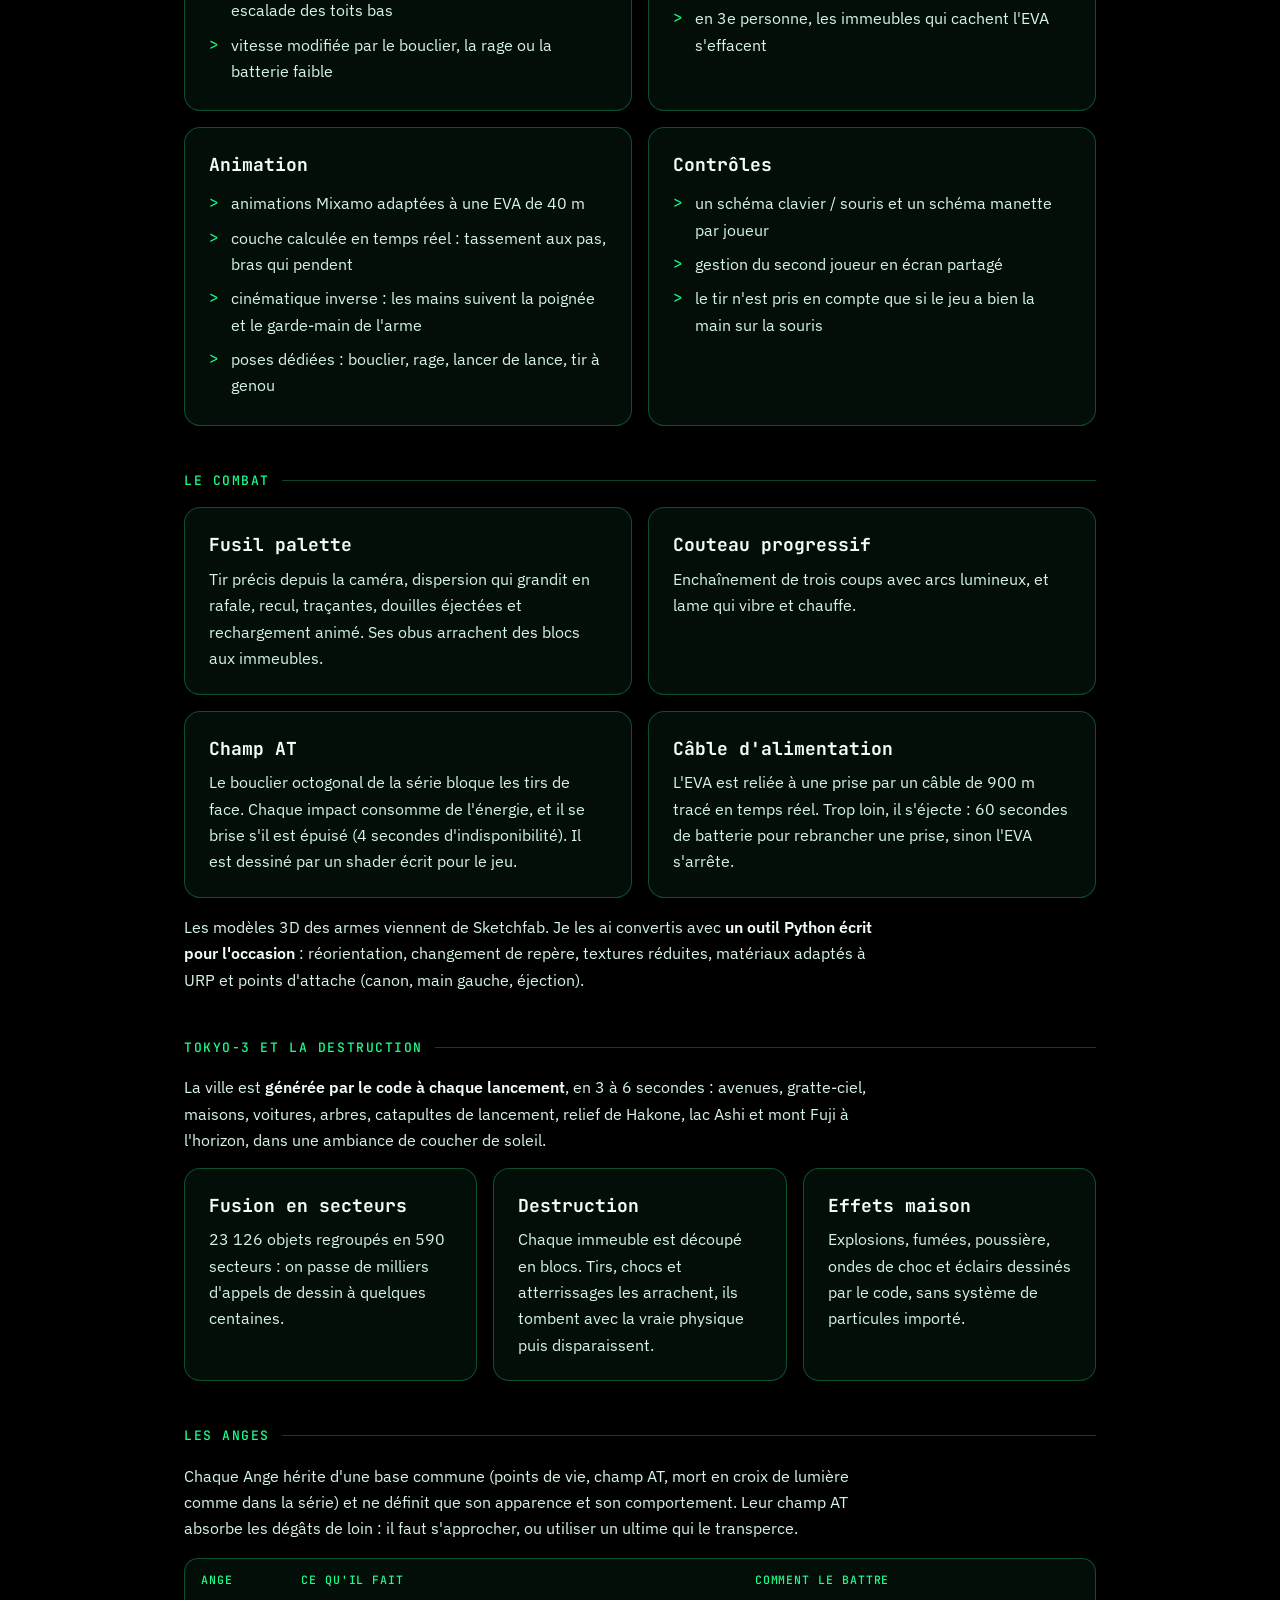
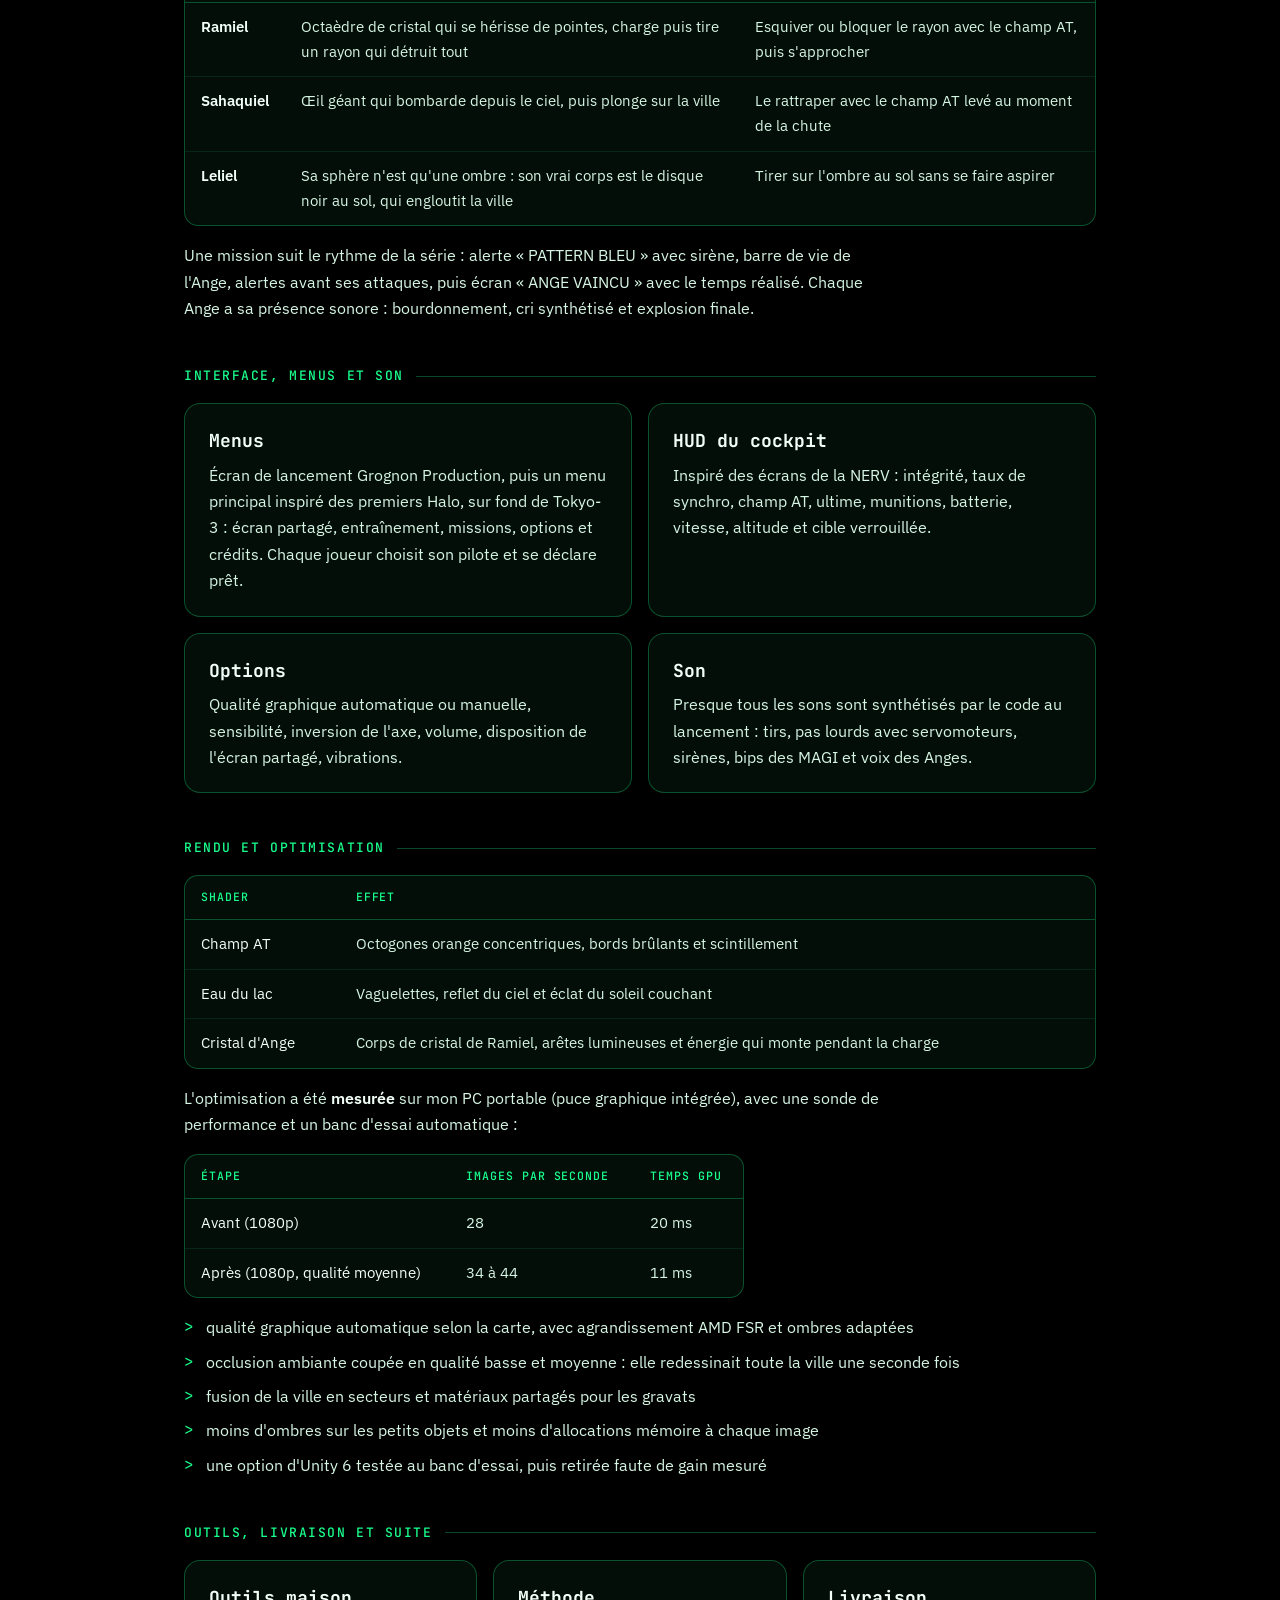
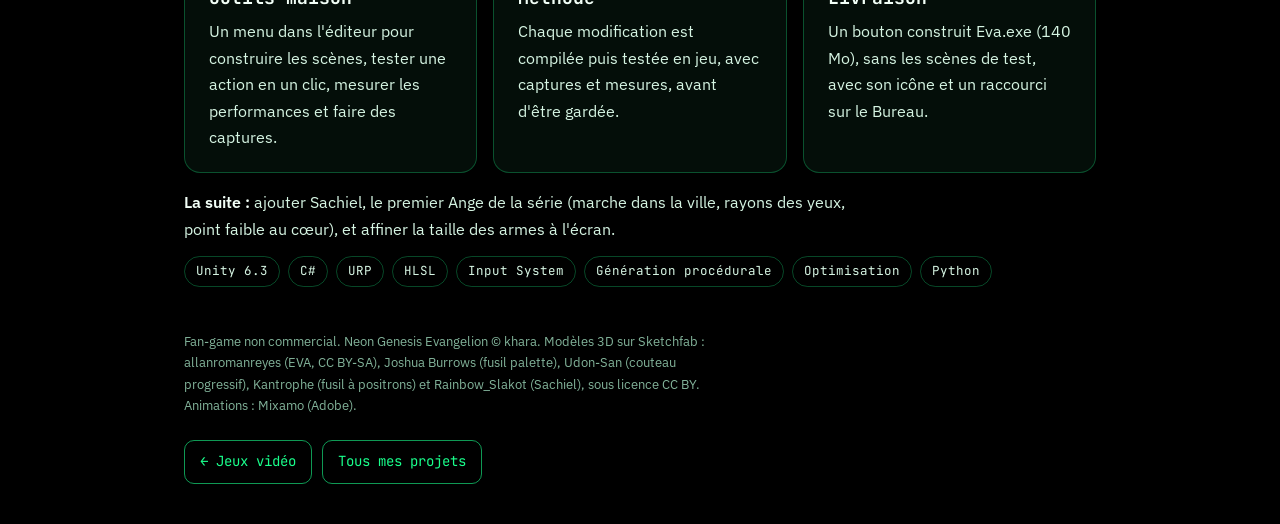
<file: pages/eva.html>
<!DOCTYPE html>
<html lang="fr">
<head>
<meta charset="UTF-8">
<meta name="viewport" content="width=device-width, initial-scale=1.0">
<title>EVA 1v1 - Edgar Gaillard</title>
<meta name="description" content="EVA 1v1, jeu de tir de géants inspiré de Neon Genesis Evangelion, développé par Edgar Gaillard avec Unity 6 : fiche technique et vidéo.">
<link rel="canonical" href="https://edggaillard-pixel.github.io/pages/eva.html">
<meta property="og:type" content="website">
<meta property="og:title" content="EVA 1v1 - Edgar Gaillard">
<meta property="og:description" content="EVA 1v1, jeu de tir de géants inspiré de Neon Genesis Evangelion, développé par Edgar Gaillard avec Unity 6 : fiche technique et vidéo.">
<meta property="og:url" content="https://edggaillard-pixel.github.io/pages/eva.html">
<meta property="og:image" content="https://edggaillard-pixel.github.io/images/photo.jpg">
<link rel="preconnect" href="https://fonts.googleapis.com">
<link rel="stylesheet" href="https://fonts.googleapis.com/css2?family=IBM+Plex+Sans:wght@400;500;600&family=JetBrains+Mono:wght@400;500;700&display=swap">
<link rel="stylesheet" href="../style.css">
</head>
<body class="sous-page" data-rubrique="jeux">

<canvas id="matrix"></canvas>
<div id="ombre"></div>

<div class="barre">
  <a class="logo vers-menu" href="../index.html">&gt; edgar.gaillard<span>_</span></a>
  <a class="retour vers-menu" href="../index.html">← menu</a>
</div>

<main class="page">
  <header class="tete">
    <div class="chemin">~/edgar/jeux/<b>eva-1v1</b></div>
    <h1>EVA <em>1v1</em></h1>
    <p class="intro">Un jeu de tir de géants inspiré de Neon Genesis Evangelion, développé seul avec Unity pendant 10 mois, du premier prototype jusqu'à une application Windows finale.</p>
  </header>

  <section class="section">
    <div class="video" data-youtube="H2N-Jnc_hJA" data-fichier="../EVA_1v1_Presentation.mp4" data-titre="Vidéo de présentation d'EVA 1v1"></div>
    <div class="liens">
      <a class="bouton plein" href="https://www.youtube.com/watch?v=H2N-Jnc_hJA" target="_blank" rel="noopener">Voir la vidéo sur YouTube ↗</a>
    </div>
  </section>

  <section class="section">
    <div class="chiffres">
      <div class="chiffre"><b>10 mois</b><span>de développement, du prototype à la version finale</span></div>
      <div class="chiffre"><b>~80</b><span>scripts C# organisés en 5 modules</span></div>
      <div class="chiffre"><b>23 126</b><span>objets générés dans Tokyo-3, fusionnés en 590 secteurs</span></div>
      <div class="chiffre"><b>540 km/h</b><span>vitesse de course maximale d'une EVA de 40 m</span></div>
      <div class="chiffre"><b>28 → 40</b><span>images par seconde sur PC portable après optimisation</span></div>
      <div class="chiffre"><b>140 Mo</b><span>pour l'application Windows finale, Eva.exe</span></div>
    </div>
  </section>

  <nav class="sommaire" aria-label="Sommaire de la page">
    <a href="#jeu">Le jeu</a><a href="#architecture">Architecture</a><a href="#geant">Bouger comme un géant</a><a href="#combat">Combat</a><a href="#monde">Tokyo-3</a><a href="#anges">Les Anges</a><a href="#interface">Interface et son</a><a href="#rendu">Rendu et optimisation</a><a href="#outils">Outils et livraison</a>
  </nav>

  <section class="section" id="jeu">
    <h2>Le jeu</h2>
    <p>Le joueur pilote une EVA de 40 mètres dans la ville de Tokyo-3. Le projet a commencé par un premier prototype, puis a été
    <strong>entièrement reconstruit</strong> dans sa version actuelle, jusqu'à une application Windows qui se lance depuis le Bureau.</p>
    <div class="grille-2">
      <div class="carte">
        <h3>Duel en écran partagé</h3>
        <p>Deux joueurs sur le même écran, au clavier et à la manette ou avec deux manettes. Le premier à 3 éliminations gagne.</p>
      </div>
      <div class="carte">
        <h3>Missions solo</h3>
        <p>Des combats contre trois Anges de la série, Ramiel, Sahaquiel et Leliel, chacun avec son comportement propre.</p>
      </div>
    </div>
    <div class="tableau "><table><thead><tr><th>Pilote</th><th>Spécialité</th><th>Ultime</th></tr></thead><tbody><tr><td><strong>Shinji</strong> · EVA-01</td><td>Polyvalent</td><td>Mode berserk : l'EVA passe en rage et bondit sur l'adversaire</td></tr><tr><td><strong>Asuka</strong> · EVA-02</td><td>Couteau plus fort, plus rapide et plus long</td><td>Lance de Longinus : lancée, elle traverse immeubles et champ AT</td></tr><tr><td><strong>Rei</strong> · EVA-00</td><td>Fusil à positrons : 5 tirs très puissants, zoom de sniper</td><td>Opération Yashima : à genou, la ville s'éteint, tir géant à travers tout</td></tr></tbody></table></div>
  </section>

  <section class="section" id="architecture">
    <h2>Architecture</h2>
    <p>Le jeu tient presque entièrement dans le code : la ville, les effets, les sons et l'interface sont <strong>fabriqués par des scripts au lancement</strong>,
    plutôt que placés à la main dans l'éditeur. Les seuls fichiers externes sont les modèles 3D, des animations Mixamo et les musiques.</p>
    <div class="tableau "><table><thead><tr><th>Domaine</th><th>Technologie</th></tr></thead><tbody><tr><td>Moteur</td><td>Unity 6.3 LTS</td></tr><tr><td>Langage</td><td>C#</td></tr><tr><td>Rendu</td><td>URP en Forward+, post-traitement (bloom, tonemapping ACES, flou de mouvement)</td></tr><tr><td>Entrées</td><td>Nouvel Input System : clavier, souris et manette Xbox</td></tr><tr><td>Shaders</td><td>3 shaders écrits à la main en HLSL</td></tr></tbody></table></div>
    <div class="tableau "><table><thead><tr><th>Module</th><th>Rôle</th></tr></thead><tbody><tr><td>Player</td><td>L'EVA du joueur : déplacement, caméra, animation, entrées, câble d'alimentation</td></tr><tr><td>Combat</td><td>Armes, dégâts, champ AT, ultimes et Anges</td></tr><tr><td>World</td><td>Tokyo-3, destruction, effets visuels et sons</td></tr><tr><td>Game</td><td>Déroulement des parties, écran partagé, missions, qualité graphique</td></tr><tr><td>UI</td><td>Menus, HUD du cockpit, écran de lancement et de victoire</td></tr></tbody></table></div>
    <p>Chaque EVA est un objet autonome qui ajoute lui-même ses composants (champ AT, ultime, spécialités, câble). Les systèmes communiquent
    <strong>par événements</strong> (dégâts, réapparition, changement de corps) plutôt que de se référencer directement : on peut ajouter un pilote
    ou un Ange sans toucher au reste du jeu.</p>
  </section>

  <section class="section" id="geant">
    <h2>Bouger comme un géant</h2>
    <p>L'objectif était la sensation d'être un géant : <strong>lourd au démarrage, très rapide une fois lancé</strong>.</p>
    <div class="grille-2">
      <div class="carte">
        <h3>Déplacement</h3>
        <ul class="liste">
          <li>course à élan : la vitesse grimpe tant qu'on court droit, jusqu'à 540 km/h</li>
          <li>super-saut chargé, avec un aperçu de la trajectoire</li>
          <li>glissade, frappe au sol, rebond contre les murs, escalade des toits bas</li>
          <li>vitesse modifiée par le bouclier, la rage ou la batterie faible</li>
        </ul>
      </div>
      <div class="carte">
        <h3>Caméra</h3>
        <ul class="liste">
          <li>vue à la 1re personne, bascule en 3e personne</li>
          <li>réglages différents à la souris et à la manette</li>
          <li>recul, secousses aux impacts, lignes de vitesse façon anime</li>
          <li>en 3e personne, les immeubles qui cachent l'EVA s'effacent</li>
        </ul>
      </div>
      <div class="carte">
        <h3>Animation</h3>
        <ul class="liste">
          <li>animations Mixamo adaptées à une EVA de 40 m</li>
          <li>couche calculée en temps réel : tassement aux pas, bras qui pendent</li>
          <li>cinématique inverse : les mains suivent la poignée et le garde-main de l'arme</li>
          <li>poses dédiées : bouclier, rage, lancer de lance, tir à genou</li>
        </ul>
      </div>
      <div class="carte">
        <h3>Contrôles</h3>
        <ul class="liste">
          <li>un schéma clavier / souris et un schéma manette par joueur</li>
          <li>gestion du second joueur en écran partagé</li>
          <li>le tir n'est pris en compte que si le jeu a bien la main sur la souris</li>
        </ul>
      </div>
    </div>
  </section>

  <section class="section" id="combat">
    <h2>Le combat</h2>
    <div class="grille-2">
      <div class="carte">
        <h3>Fusil palette</h3>
        <p>Tir précis depuis la caméra, dispersion qui grandit en rafale, recul, traçantes, douilles éjectées et rechargement animé.
        Ses obus arrachent des blocs aux immeubles.</p>
      </div>
      <div class="carte">
        <h3>Couteau progressif</h3>
        <p>Enchaînement de trois coups avec arcs lumineux, et lame qui vibre et chauffe.</p>
      </div>
      <div class="carte">
        <h3>Champ AT</h3>
        <p>Le bouclier octogonal de la série bloque les tirs de face. Chaque impact consomme de l'énergie, et il se brise s'il est épuisé
        (4 secondes d'indisponibilité). Il est dessiné par un shader écrit pour le jeu.</p>
      </div>
      <div class="carte">
        <h3>Câble d'alimentation</h3>
        <p>L'EVA est reliée à une prise par un câble de 900 m tracé en temps réel. Trop loin, il s'éjecte : 60 secondes de batterie
        pour rebrancher une prise, sinon l'EVA s'arrête.</p>
      </div>
    </div>
    <p>Les modèles 3D des armes viennent de Sketchfab. Je les ai convertis avec <strong>un outil Python écrit pour l'occasion</strong> :
    réorientation, changement de repère, textures réduites, matériaux adaptés à URP et points d'attache (canon, main gauche, éjection).</p>
  </section>

  <section class="section" id="monde">
    <h2>Tokyo-3 et la destruction</h2>
    <p>La ville est <strong>générée par le code à chaque lancement</strong>, en 3 à 6 secondes : avenues, gratte-ciel, maisons, voitures, arbres,
    catapultes de lancement, relief de Hakone, lac Ashi et mont Fuji à l'horizon, dans une ambiance de coucher de soleil.</p>
    <div class="grille-3">
      <div class="carte">
        <h3>Fusion en secteurs</h3>
        <p>23 126 objets regroupés en 590 secteurs : on passe de milliers d'appels de dessin à quelques centaines.</p>
      </div>
      <div class="carte">
        <h3>Destruction</h3>
        <p>Chaque immeuble est découpé en blocs. Tirs, chocs et atterrissages les arrachent, ils tombent avec la vraie physique puis disparaissent.</p>
      </div>
      <div class="carte">
        <h3>Effets maison</h3>
        <p>Explosions, fumées, poussière, ondes de choc et éclairs dessinés par le code, sans système de particules importé.</p>
      </div>
    </div>
  </section>

  <section class="section" id="anges">
    <h2>Les Anges</h2>
    <p>Chaque Ange hérite d'une base commune (points de vie, champ AT, mort en croix de lumière comme dans la série) et ne définit que son
    apparence et son comportement. Leur champ AT absorbe les dégâts de loin : il faut s'approcher, ou utiliser un ultime qui le transperce.</p>
    <div class="tableau "><table><thead><tr><th>Ange</th><th>Ce qu'il fait</th><th>Comment le battre</th></tr></thead><tbody><tr><td><strong>Ramiel</strong></td><td>Octaèdre de cristal qui se hérisse de pointes, charge puis tire un rayon qui détruit tout</td><td>Esquiver ou bloquer le rayon avec le champ AT, puis s'approcher</td></tr><tr><td><strong>Sahaquiel</strong></td><td>Œil géant qui bombarde depuis le ciel, puis plonge sur la ville</td><td>Le rattraper avec le champ AT levé au moment de la chute</td></tr><tr><td><strong>Leliel</strong></td><td>Sa sphère n'est qu'une ombre : son vrai corps est le disque noir au sol, qui engloutit la ville</td><td>Tirer sur l'ombre au sol sans se faire aspirer</td></tr></tbody></table></div>
    <p>Une mission suit le rythme de la série : alerte « PATTERN BLEU » avec sirène, barre de vie de l'Ange, alertes avant ses attaques,
    puis écran « ANGE VAINCU » avec le temps réalisé. Chaque Ange a sa présence sonore : bourdonnement, cri synthétisé et explosion finale.</p>
  </section>

  <section class="section" id="interface">
    <h2>Interface, menus et son</h2>
    <div class="grille-2">
      <div class="carte">
        <h3>Menus</h3>
        <p>Écran de lancement Grognon Production, puis un menu principal inspiré des premiers Halo, sur fond de Tokyo-3 : écran partagé,
        entraînement, missions, options et crédits. Chaque joueur choisit son pilote et se déclare prêt.</p>
      </div>
      <div class="carte">
        <h3>HUD du cockpit</h3>
        <p>Inspiré des écrans de la NERV : intégrité, taux de synchro, champ AT, ultime, munitions, batterie, vitesse, altitude et cible verrouillée.</p>
      </div>
      <div class="carte">
        <h3>Options</h3>
        <p>Qualité graphique automatique ou manuelle, sensibilité, inversion de l'axe, volume, disposition de l'écran partagé, vibrations.</p>
      </div>
      <div class="carte">
        <h3>Son</h3>
        <p>Presque tous les sons sont synthétisés par le code au lancement : tirs, pas lourds avec servomoteurs, sirènes, bips des MAGI et voix des Anges.</p>
      </div>
    </div>
  </section>

  <section class="section" id="rendu">
    <h2>Rendu et optimisation</h2>
    <div class="tableau "><table><thead><tr><th>Shader</th><th>Effet</th></tr></thead><tbody><tr><td>Champ AT</td><td>Octogones orange concentriques, bords brûlants et scintillement</td></tr><tr><td>Eau du lac</td><td>Vaguelettes, reflet du ciel et éclat du soleil couchant</td></tr><tr><td>Cristal d'Ange</td><td>Corps de cristal de Ramiel, arêtes lumineuses et énergie qui monte pendant la charge</td></tr></tbody></table></div>
    <p>L'optimisation a été <strong>mesurée</strong> sur mon PC portable (puce graphique intégrée), avec une sonde de performance et un banc d'essai automatique :</p>
    <div class="tableau etroit"><table><thead><tr><th>Étape</th><th>Images par seconde</th><th>Temps GPU</th></tr></thead><tbody><tr><td>Avant (1080p)</td><td>28</td><td>20 ms</td></tr><tr><td>Après (1080p, qualité moyenne)</td><td>34 à 44</td><td>11 ms</td></tr></tbody></table></div>
    <ul class="liste">
      <li>qualité graphique automatique selon la carte, avec agrandissement AMD FSR et ombres adaptées</li>
      <li>occlusion ambiante coupée en qualité basse et moyenne : elle redessinait toute la ville une seconde fois</li>
      <li>fusion de la ville en secteurs et matériaux partagés pour les gravats</li>
      <li>moins d'ombres sur les petits objets et moins d'allocations mémoire à chaque image</li>
      <li>une option d'Unity 6 testée au banc d'essai, puis retirée faute de gain mesuré</li>
    </ul>
  </section>

  <section class="section" id="outils">
    <h2>Outils, livraison et suite</h2>
    <div class="grille-3">
      <div class="carte">
        <h3>Outils maison</h3>
        <p>Un menu dans l'éditeur pour construire les scènes, tester une action en un clic, mesurer les performances et faire des captures.</p>
      </div>
      <div class="carte">
        <h3>Méthode</h3>
        <p>Chaque modification est compilée puis testée en jeu, avec captures et mesures, avant d'être gardée.</p>
      </div>
      <div class="carte">
        <h3>Livraison</h3>
        <p>Un bouton construit Eva.exe (140 Mo), sans les scènes de test, avec son icône et un raccourci sur le Bureau.</p>
      </div>
    </div>
    <p><strong>La suite :</strong> ajouter Sachiel, le premier Ange de la série (marche dans la ville, rayons des yeux, point faible au cœur), et affiner la taille des armes à l'écran.</p>
    <div class="tags"><span>Unity 6.3</span><span>C#</span><span>URP</span><span>HLSL</span><span>Input System</span><span>Génération procédurale</span><span>Optimisation</span><span>Python</span></div>
  </section>

  <p class="credits">Fan-game non commercial. Neon Genesis Evangelion © khara. Modèles 3D sur Sketchfab : allanromanreyes (EVA, CC BY-SA), Joshua Burrows (fusil palette),
  Udon-San (couteau progressif), Kantrophe (fusil à positrons) et Rainbow_Slakot (Sachiel), sous licence CC BY. Animations : Mixamo (Adobe).</p>

  <div class="liens bas-de-page">
    <a class="bouton" href="jeux.html">← Jeux vidéo</a>
    <a class="bouton" href="projets.html">Tous mes projets</a>
  </div>
</main>

<script src="../main.js"></script>
</body>
</html>
</file>
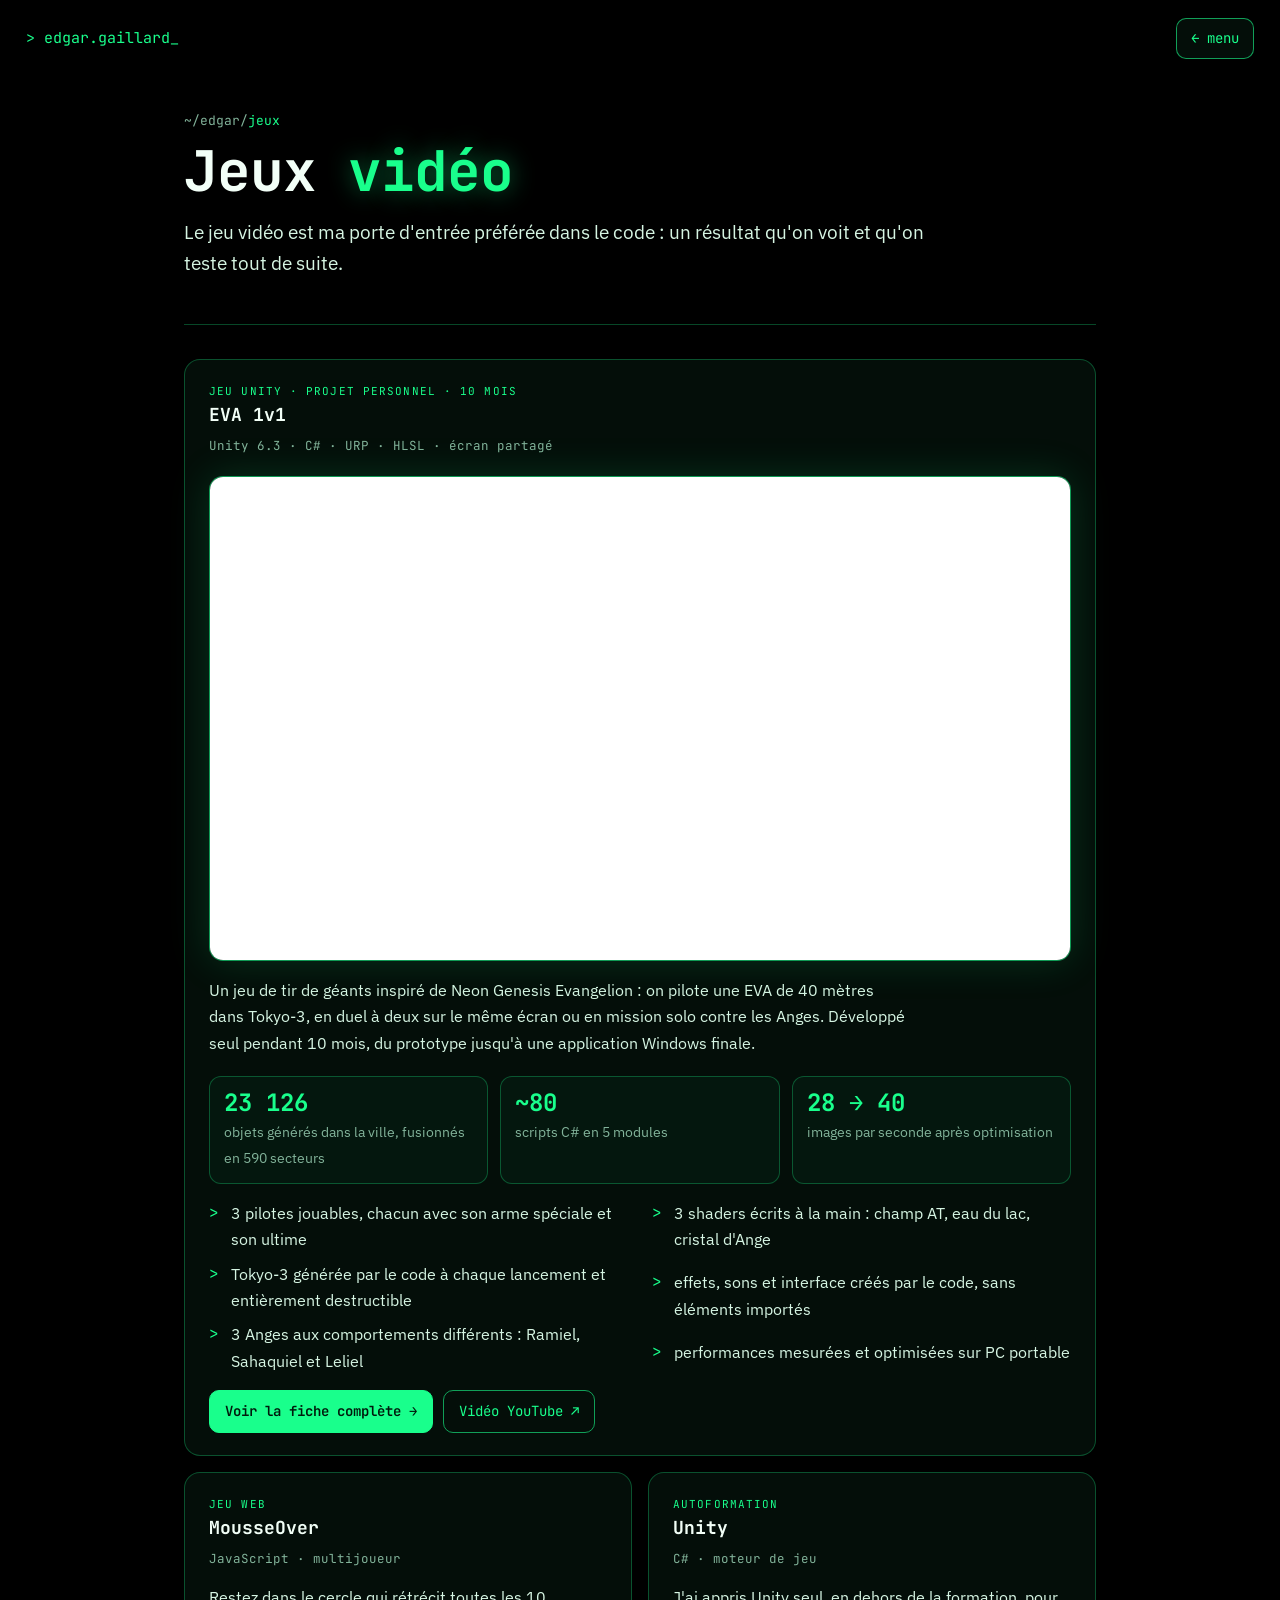
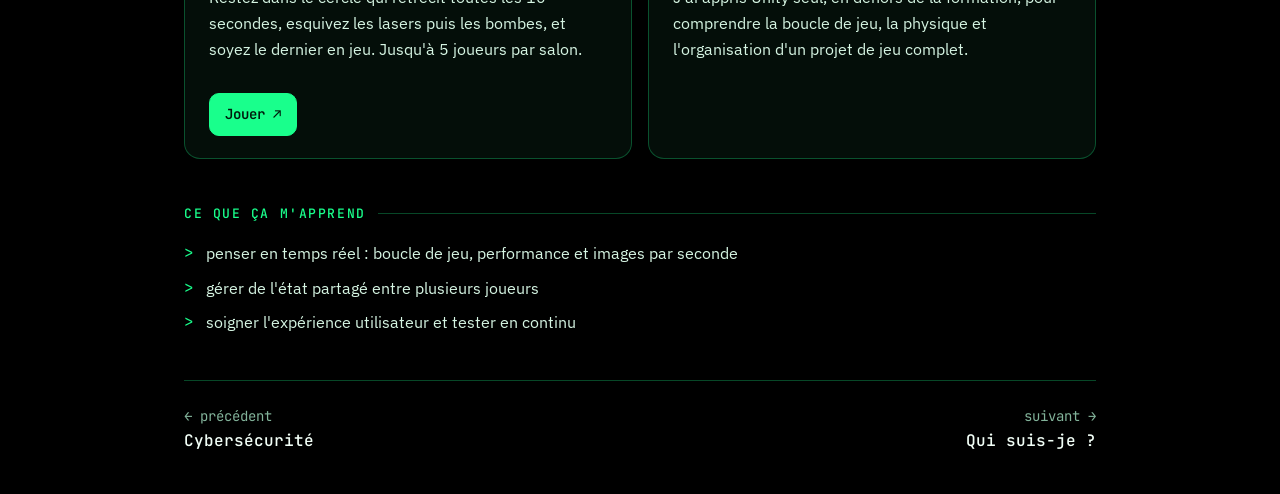
<file: pages/jeux.html>
<!DOCTYPE html>
<html lang="fr">
<head>
<meta charset="UTF-8">
<meta name="viewport" content="width=device-width, initial-scale=1.0">
<title>Jeux vidéo - Edgar Gaillard</title>
<meta name="description" content="Les jeux vidéo d'Edgar Gaillard : EVA 1v1, un FPS de géants sous Unity, et MousseOver, un jeu multijoueur web.">
<link rel="canonical" href="https://edggaillard-pixel.github.io/pages/jeux.html">
<meta property="og:type" content="website">
<meta property="og:title" content="Jeux vidéo - Edgar Gaillard">
<meta property="og:description" content="Les jeux vidéo d'Edgar Gaillard : EVA 1v1, un FPS de géants sous Unity, et MousseOver, un jeu multijoueur web.">
<meta property="og:url" content="https://edggaillard-pixel.github.io/pages/jeux.html">
<meta property="og:image" content="https://edggaillard-pixel.github.io/images/photo.jpg">
<link rel="preconnect" href="https://fonts.googleapis.com">
<link rel="stylesheet" href="https://fonts.googleapis.com/css2?family=IBM+Plex+Sans:wght@400;500;600&family=JetBrains+Mono:wght@400;500;700&display=swap">
<link rel="stylesheet" href="../style.css">
</head>
<body class="sous-page" data-rubrique="jeux">

<canvas id="matrix"></canvas>
<div id="ombre"></div>

<div class="barre">
  <a class="logo vers-menu" href="../index.html">&gt; edgar.gaillard<span>_</span></a>
  <a class="retour vers-menu" href="../index.html">← menu</a>
</div>

<main class="page">
  <header class="tete">
    <div class="chemin">~/edgar/<b>jeux</b></div>
    <h1>Jeux <em>vidéo</em></h1>
    <p class="intro">Le jeu vidéo est ma porte d'entrée préférée dans le code : un résultat qu'on voit et qu'on teste tout de suite.</p>
  </header>

  <section class="section">
    <div class="grille-2">
      <article class="carte projet large">
        <div class="type">Jeu Unity · projet personnel · 10 mois</div>
        <h3>EVA 1v1</h3>
        <p class="meta">Unity 6.3 · C# · URP · HLSL · écran partagé</p>
        <div class="video" data-youtube="H2N-Jnc_hJA" data-fichier="../EVA_1v1_Presentation.mp4" data-titre="Vidéo de présentation d'EVA 1v1"></div>
        <p>Un jeu de tir de géants inspiré de Neon Genesis Evangelion : on pilote une EVA de 40 mètres dans Tokyo-3, en duel à deux sur le même
        écran ou en mission solo contre les Anges. Développé seul pendant 10 mois, du prototype jusqu'à une application Windows finale.</p>
        <div class="mini-chiffres">
          <div><b>23 126</b><span>objets générés dans la ville, fusionnés en 590 secteurs</span></div>
          <div><b>~80</b><span>scripts C# en 5 modules</span></div>
          <div><b>28 → 40</b><span>images par seconde après optimisation</span></div>
        </div>
        <div class="grille-2 colonnes-liste">
          <ul class="liste">
            <li>3 pilotes jouables, chacun avec son arme spéciale et son ultime</li>
            <li>Tokyo-3 générée par le code à chaque lancement et entièrement destructible</li>
            <li>3 Anges aux comportements différents : Ramiel, Sahaquiel et Leliel</li>
          </ul>
          <ul class="liste">
            <li>3 shaders écrits à la main : champ AT, eau du lac, cristal d'Ange</li>
            <li>effets, sons et interface créés par le code, sans éléments importés</li>
            <li>performances mesurées et optimisées sur PC portable</li>
          </ul>
        </div>
        <div class="liens">
          <a class="bouton plein" href="eva.html">Voir la fiche complète →</a>
          <a class="bouton" href="https://www.youtube.com/watch?v=H2N-Jnc_hJA" target="_blank" rel="noopener">Vidéo YouTube ↗</a>
        </div>
      </article>
      <article class="carte projet">
        <div class="type">Jeu web</div>
        <h3>MousseOver</h3>
        <p class="meta">JavaScript · multijoueur</p>
        <p>Restez dans le cercle qui rétrécit toutes les 10 secondes, esquivez les lasers puis les bombes, et soyez le dernier
        en jeu. Jusqu'à 5 joueurs par salon.</p>
        <div class="liens"><a class="bouton plein" href="https://edggaillard-pixel.github.io/mousseover/" target="_blank" rel="noopener">Jouer ↗</a></div>
      </article>
      <article class="carte projet">
        <div class="type">Autoformation</div>
        <h3>Unity</h3>
        <p class="meta">C# · moteur de jeu</p>
        <p>J'ai appris Unity seul, en dehors de la formation, pour comprendre la boucle de jeu, la physique et l'organisation
        d'un projet de jeu complet.</p>
      </article>
    </div>
  </section>

  <section class="section">
    <h2>Ce que ça m'apprend</h2>
    <ul class="liste">
      <li>penser en temps réel : boucle de jeu, performance et images par seconde</li>
      <li>gérer de l'état partagé entre plusieurs joueurs</li>
      <li>soigner l'expérience utilisateur et tester en continu</li>
    </ul>
  </section>

  <nav class="suite"></nav>
</main>

<script src="../main.js"></script>
</body>
</html>
</file>
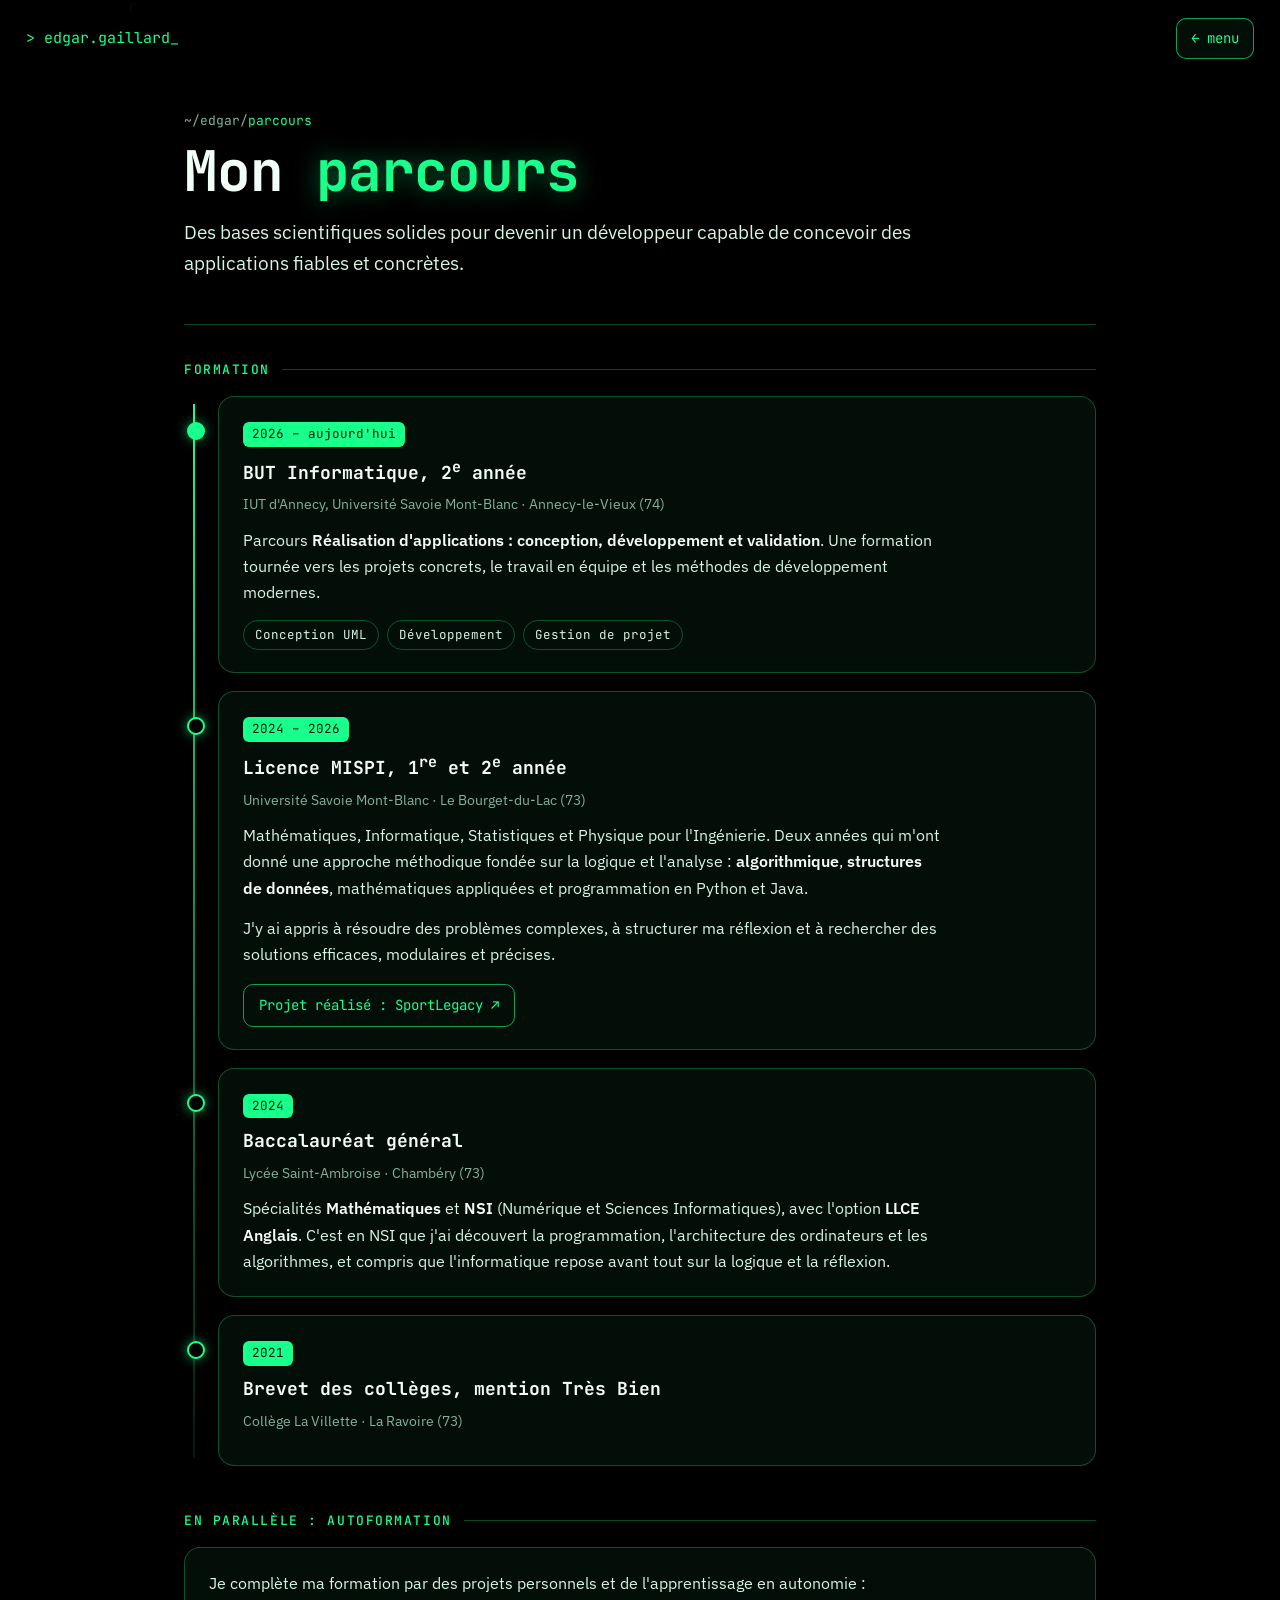
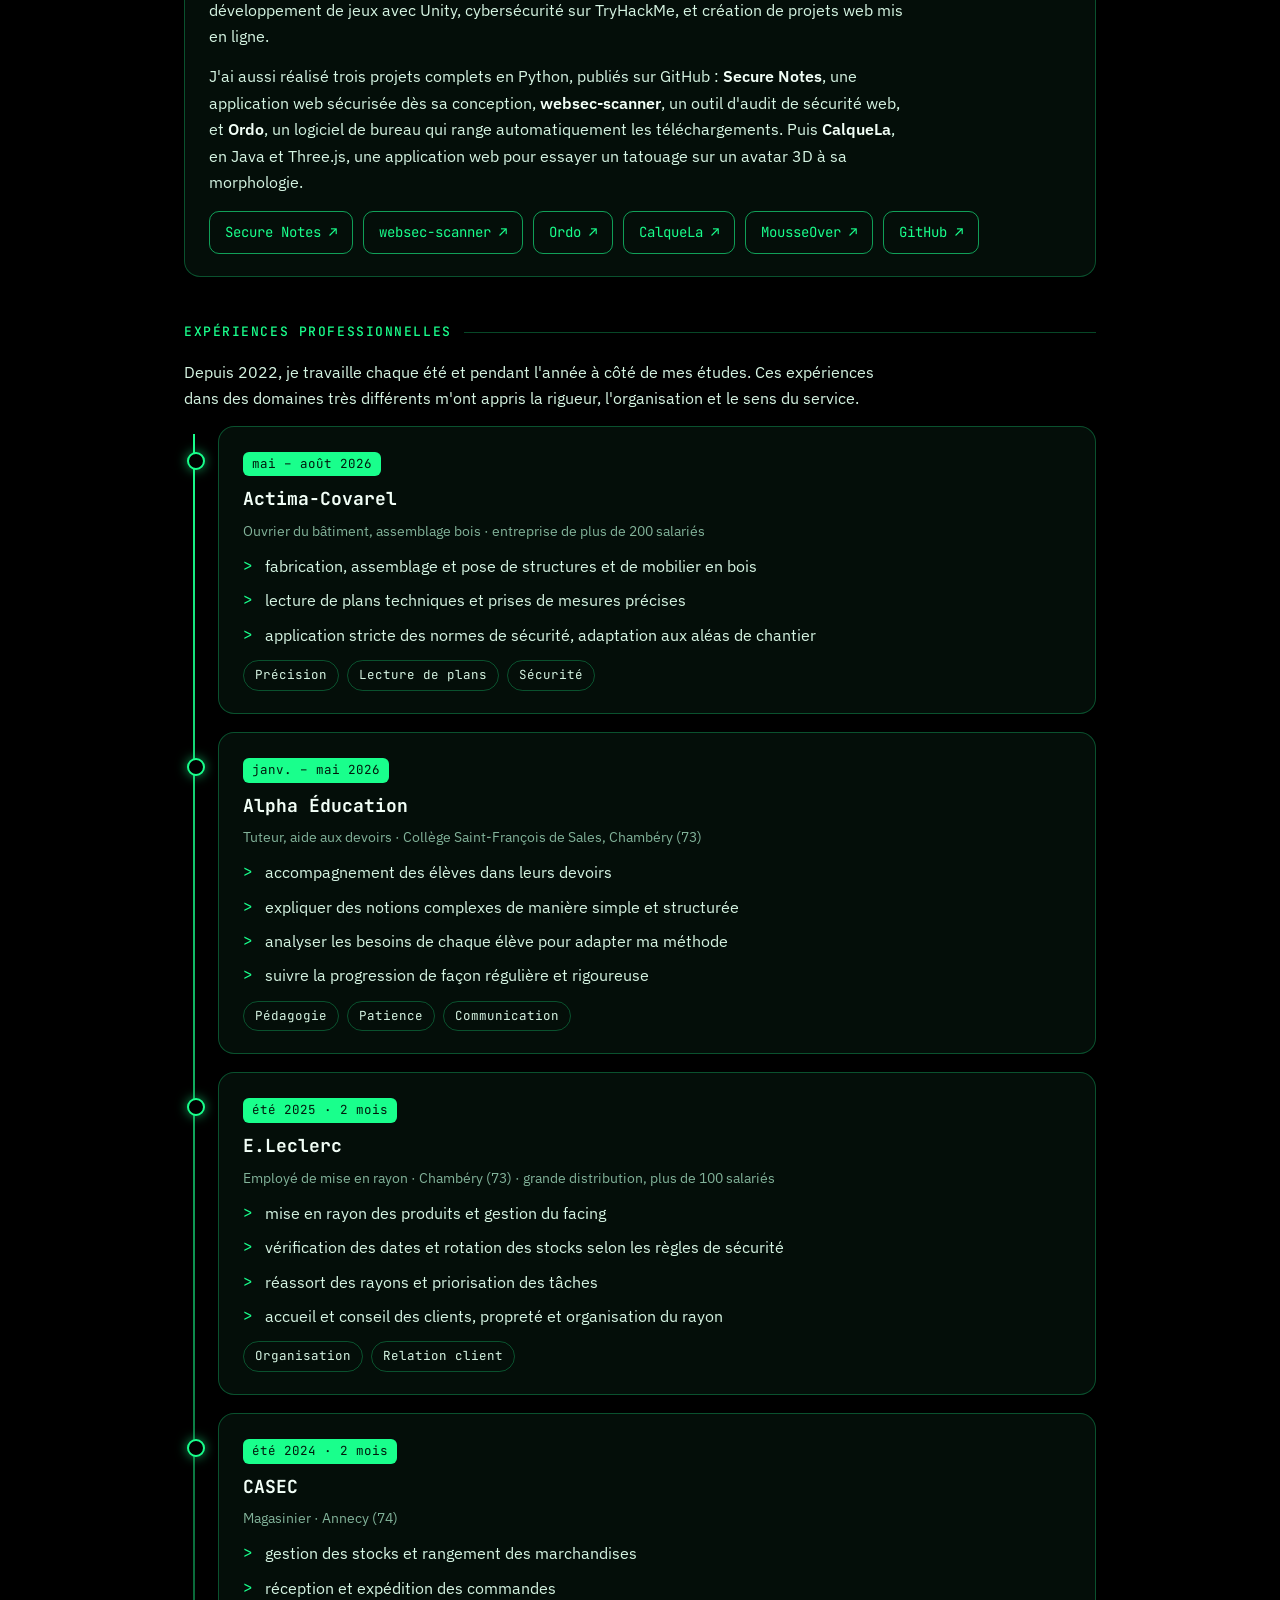
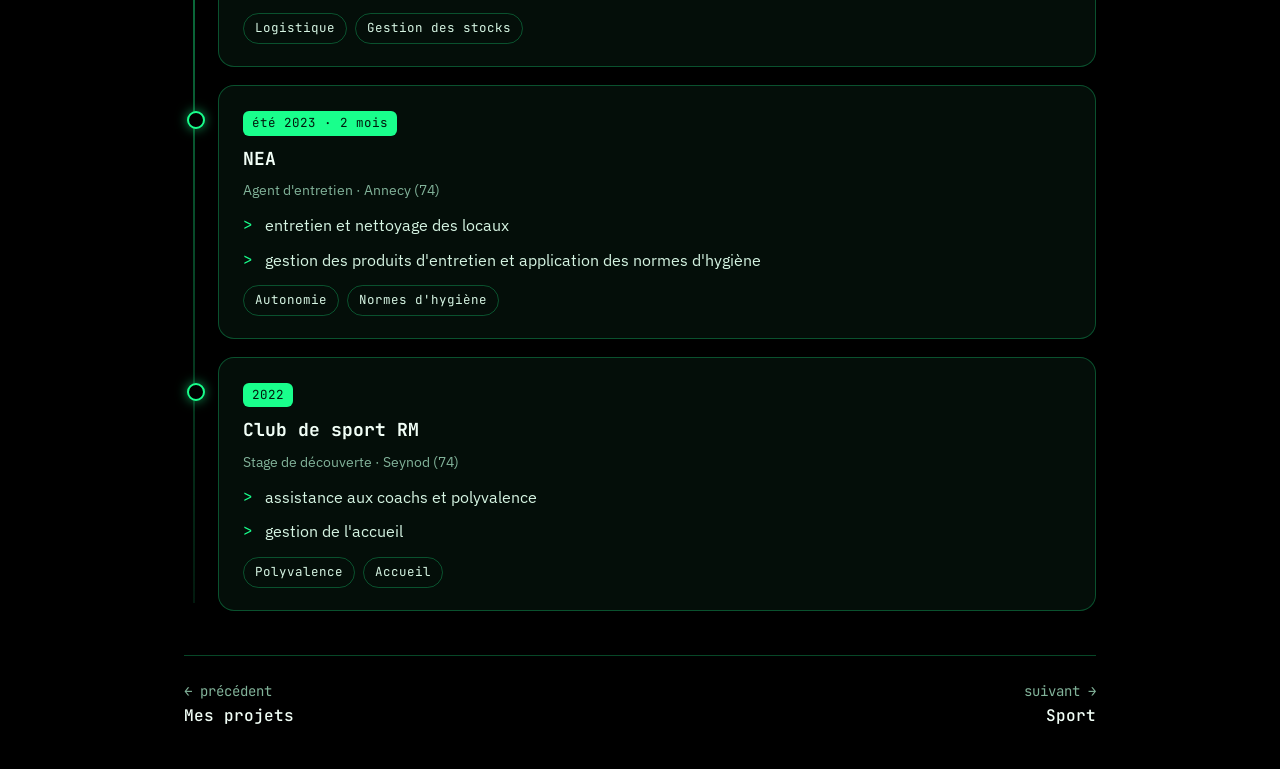
<file: pages/parcours.html>
<!DOCTYPE html>
<html lang="fr">
<head>
<meta charset="UTF-8">
<meta name="viewport" content="width=device-width, initial-scale=1.0">
<title>Mon parcours - Edgar Gaillard</title>
<meta name="description" content="Le parcours d'Edgar Gaillard : BUT Informatique à l'IUT d'Annecy, licence MISPI à l'Université Savoie Mont-Blanc, bac à Chambéry et expériences professionnelles.">
<link rel="canonical" href="https://edggaillard-pixel.github.io/pages/parcours.html">
<meta property="og:type" content="website">
<meta property="og:title" content="Mon parcours - Edgar Gaillard">
<meta property="og:description" content="Le parcours d'Edgar Gaillard : BUT Informatique à l'IUT d'Annecy, licence MISPI à l'Université Savoie Mont-Blanc, bac à Chambéry et expériences professionnelles.">
<meta property="og:url" content="https://edggaillard-pixel.github.io/pages/parcours.html">
<meta property="og:image" content="https://edggaillard-pixel.github.io/images/photo.jpg">
<link rel="preconnect" href="https://fonts.googleapis.com">
<link rel="stylesheet" href="https://fonts.googleapis.com/css2?family=IBM+Plex+Sans:wght@400;500;600&family=JetBrains+Mono:wght@400;500;700&display=swap">
<link rel="stylesheet" href="../style.css">
</head>
<body class="sous-page" data-rubrique="parcours">

<canvas id="matrix"></canvas>
<div id="ombre"></div>

<div class="barre">
  <a class="logo vers-menu" href="../index.html">&gt; edgar.gaillard<span>_</span></a>
  <a class="retour vers-menu" href="../index.html">← menu</a>
</div>

<main class="page">
  <header class="tete">
    <div class="chemin">~/edgar/<b>parcours</b></div>
    <h1>Mon <em>parcours</em></h1>
    <p class="intro">Des bases scientifiques solides pour devenir un développeur capable de concevoir des applications fiables et concrètes.</p>
  </header>

  <section class="section">
    <h2>Formation</h2>
    <ol class="frise">
      <li class="actuel">
        <div class="carte">
          <span class="date">2026 – aujourd'hui</span>
          <h3>BUT Informatique, 2<sup>e</sup> année</h3>
          <p class="lieu">IUT d'Annecy, Université Savoie Mont-Blanc · Annecy-le-Vieux (74)</p>
          <p>Parcours <strong>Réalisation d'applications : conception, développement et validation</strong>.
          Une formation tournée vers les projets concrets, le travail en équipe et les méthodes de développement modernes.</p>
          <div class="tags"><span>Conception UML</span><span>Développement</span><span>Gestion de projet</span></div>
        </div>
      </li>
      <li>
        <div class="carte">
          <span class="date">2024 – 2026</span>
          <h3>Licence MISPI, 1<sup>re</sup> et 2<sup>e</sup> année</h3>
          <p class="lieu">Université Savoie Mont-Blanc · Le Bourget-du-Lac (73)</p>
          <p>Mathématiques, Informatique, Statistiques et Physique pour l'Ingénierie. Deux années qui m'ont donné une approche
          méthodique fondée sur la logique et l'analyse : <strong>algorithmique</strong>, <strong>structures de données</strong>,
          mathématiques appliquées et programmation en Python et Java.</p>
          <p>J'y ai appris à résoudre des problèmes complexes, à structurer ma réflexion et à rechercher des solutions
          efficaces, modulaires et précises.</p>
          <div class="liens"><a class="bouton" href="https://l1.dptinfo-usmb.fr/~grp8/index.php" target="_blank" rel="noopener">Projet réalisé : SportLegacy ↗</a></div>
        </div>
      </li>
      <li>
        <div class="carte">
          <span class="date">2024</span>
          <h3>Baccalauréat général</h3>
          <p class="lieu">Lycée Saint-Ambroise · Chambéry (73)</p>
          <p>Spécialités <strong>Mathématiques</strong> et <strong>NSI</strong> (Numérique et Sciences Informatiques),
          avec l'option <strong>LLCE Anglais</strong>. C'est en NSI que j'ai découvert la programmation, l'architecture des
          ordinateurs et les algorithmes, et compris que l'informatique repose avant tout sur la logique et la réflexion.</p>
        </div>
      </li>
      <li>
        <div class="carte">
          <span class="date">2021</span>
          <h3>Brevet des collèges, mention Très Bien</h3>
          <p class="lieu">Collège La Villette · La Ravoire (73)</p>
        </div>
      </li>
    </ol>
  </section>

  <section class="section">
    <h2>En parallèle : autoformation</h2>
    <div class="carte">
      <p>Je complète ma formation par des projets personnels et de l'apprentissage en autonomie :
      développement de jeux avec Unity, cybersécurité sur TryHackMe, et création de projets web mis en ligne.</p>
      <p>J'ai aussi réalisé trois projets complets en Python, publiés sur GitHub : <strong>Secure Notes</strong>, une application
      web sécurisée dès sa conception, <strong>websec-scanner</strong>, un outil d'audit de sécurité web, et <strong>Ordo</strong>,
      un logiciel de bureau qui range automatiquement les téléchargements. Puis <strong>CalqueLa</strong>, en Java et Three.js,
      une application web pour essayer un tatouage sur un avatar 3D à sa morphologie.</p>
      <div class="liens">
        <a class="bouton" href="https://github.com/edggaillard-pixel/secure-notes" target="_blank" rel="noopener">Secure Notes ↗</a>
        <a class="bouton" href="https://github.com/edggaillard-pixel/websec-scanner" target="_blank" rel="noopener">websec-scanner ↗</a>
        <a class="bouton" href="https://github.com/edggaillard-pixel/ordo" target="_blank" rel="noopener">Ordo ↗</a>
        <a class="bouton" href="https://github.com/edggaillard-pixel/calquela" target="_blank" rel="noopener">CalqueLa ↗</a>
        <a class="bouton" href="https://edggaillard-pixel.github.io/mousseover/" target="_blank" rel="noopener">MousseOver ↗</a>
        <a class="bouton" href="https://github.com/edggaillard-pixel" target="_blank" rel="noopener">GitHub ↗</a>
      </div>
    </div>
  </section>

  <section class="section">
    <h2>Expériences professionnelles</h2>
    <p>Depuis 2022, je travaille chaque été et pendant l'année à côté de mes études. Ces expériences dans des domaines
    très différents m'ont appris la rigueur, l'organisation et le sens du service.</p>
    <ol class="frise">
      <li>
        <div class="carte">
          <span class="date">mai – août 2026</span>
          <h3>Actima-Covarel</h3>
          <p class="lieu">Ouvrier du bâtiment, assemblage bois · entreprise de plus de 200 salariés</p>
          <ul class="liste">
            <li>fabrication, assemblage et pose de structures et de mobilier en bois</li>
            <li>lecture de plans techniques et prises de mesures précises</li>
            <li>application stricte des normes de sécurité, adaptation aux aléas de chantier</li>
          </ul>
          <div class="tags"><span>Précision</span><span>Lecture de plans</span><span>Sécurité</span></div>
        </div>
      </li>
      <li>
        <div class="carte">
          <span class="date">janv. – mai 2026</span>
          <h3>Alpha Éducation</h3>
          <p class="lieu">Tuteur, aide aux devoirs · Collège Saint-François de Sales, Chambéry (73)</p>
          <ul class="liste">
            <li>accompagnement des élèves dans leurs devoirs</li>
            <li>expliquer des notions complexes de manière simple et structurée</li>
            <li>analyser les besoins de chaque élève pour adapter ma méthode</li>
            <li>suivre la progression de façon régulière et rigoureuse</li>
          </ul>
          <div class="tags"><span>Pédagogie</span><span>Patience</span><span>Communication</span></div>
        </div>
      </li>
      <li>
        <div class="carte">
          <span class="date">été 2025 · 2 mois</span>
          <h3>E.Leclerc</h3>
          <p class="lieu">Employé de mise en rayon · Chambéry (73) · grande distribution, plus de 100 salariés</p>
          <ul class="liste">
            <li>mise en rayon des produits et gestion du facing</li>
            <li>vérification des dates et rotation des stocks selon les règles de sécurité</li>
            <li>réassort des rayons et priorisation des tâches</li>
            <li>accueil et conseil des clients, propreté et organisation du rayon</li>
          </ul>
          <div class="tags"><span>Organisation</span><span>Relation client</span></div>
        </div>
      </li>
      <li>
        <div class="carte">
          <span class="date">été 2024 · 2 mois</span>
          <h3>CASEC</h3>
          <p class="lieu">Magasinier · Annecy (74)</p>
          <ul class="liste">
            <li>gestion des stocks et rangement des marchandises</li>
            <li>réception et expédition des commandes</li>
          </ul>
          <div class="tags"><span>Logistique</span><span>Gestion des stocks</span></div>
        </div>
      </li>
      <li>
        <div class="carte">
          <span class="date">été 2023 · 2 mois</span>
          <h3>NEA</h3>
          <p class="lieu">Agent d'entretien · Annecy (74)</p>
          <ul class="liste">
            <li>entretien et nettoyage des locaux</li>
            <li>gestion des produits d'entretien et application des normes d'hygiène</li>
          </ul>
          <div class="tags"><span>Autonomie</span><span>Normes d'hygiène</span></div>
        </div>
      </li>
      <li>
        <div class="carte">
          <span class="date">2022</span>
          <h3>Club de sport RM</h3>
          <p class="lieu">Stage de découverte · Seynod (74)</p>
          <ul class="liste">
            <li>assistance aux coachs et polyvalence</li>
            <li>gestion de l'accueil</li>
          </ul>
          <div class="tags"><span>Polyvalence</span><span>Accueil</span></div>
        </div>
      </li>
    </ol>
  </section>

  <nav class="suite"></nav>
</main>

<script src="../main.js"></script>
</body>
</html>
</file>
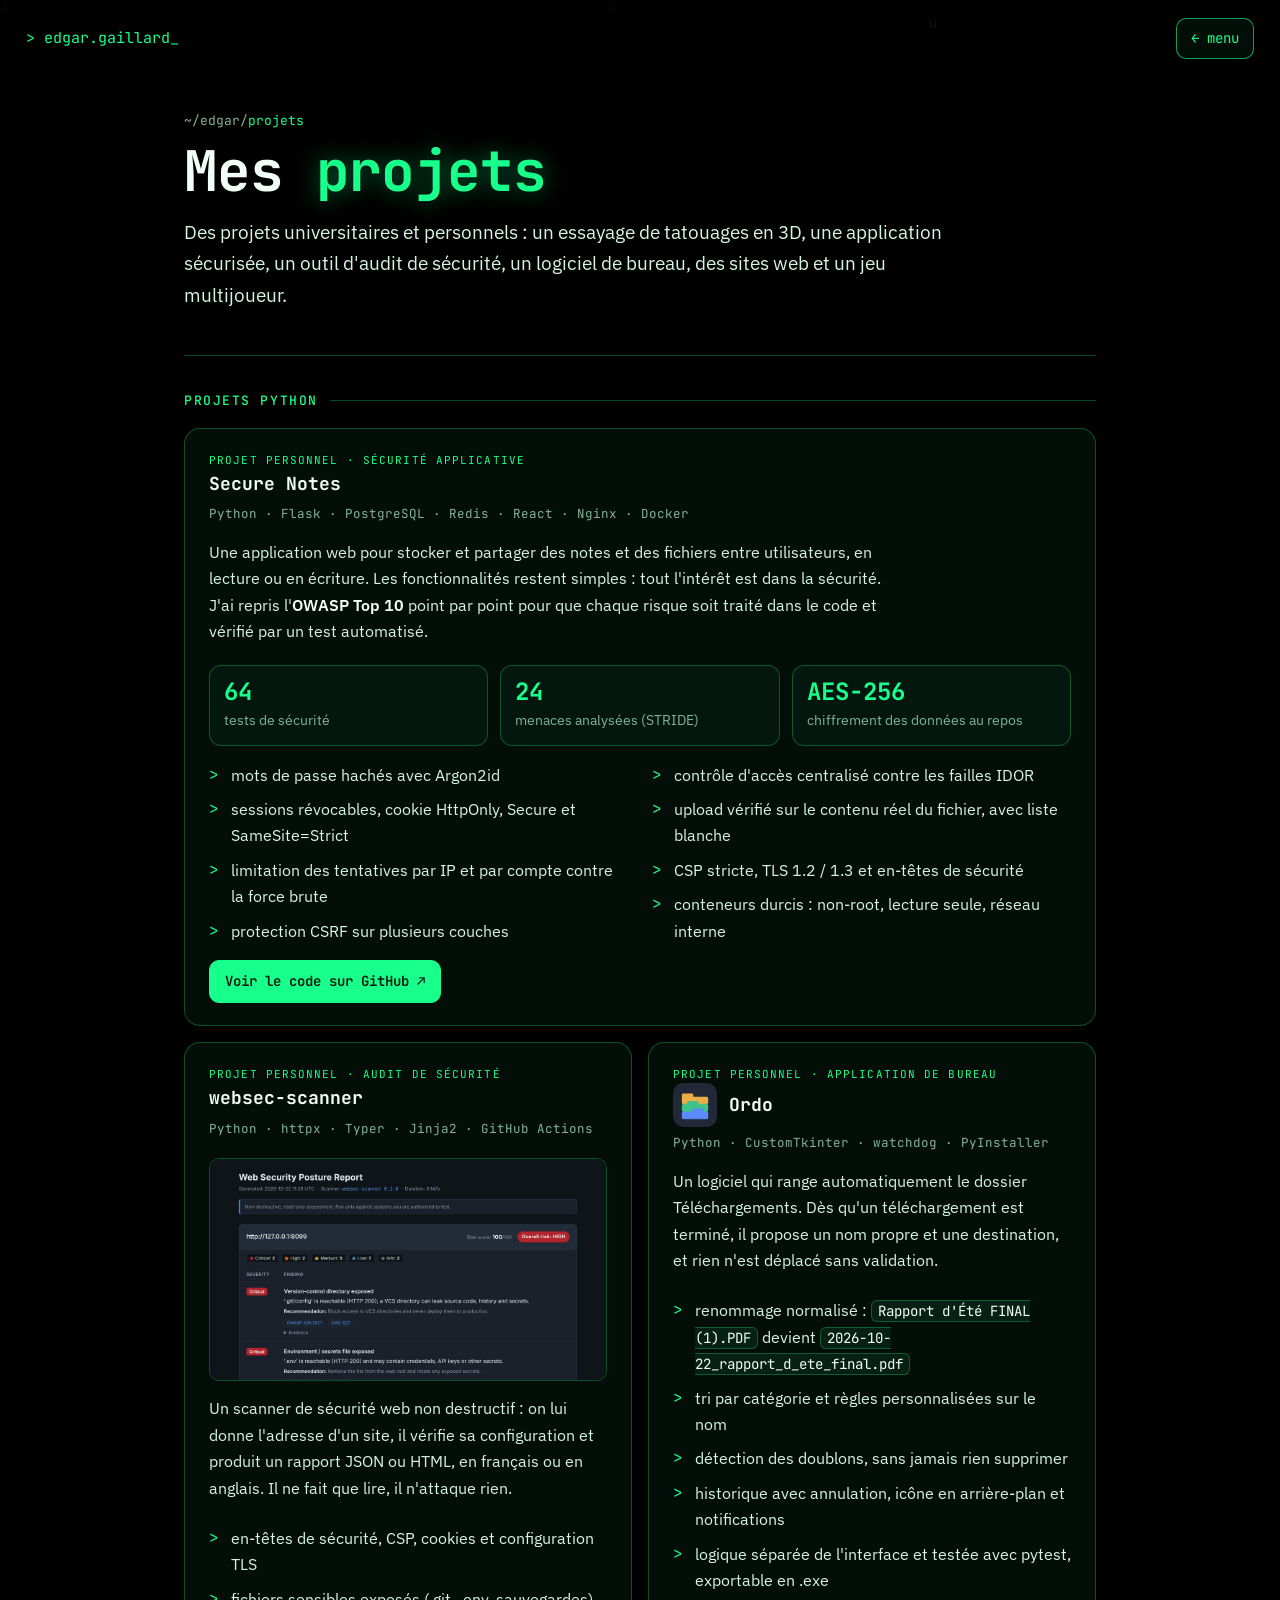
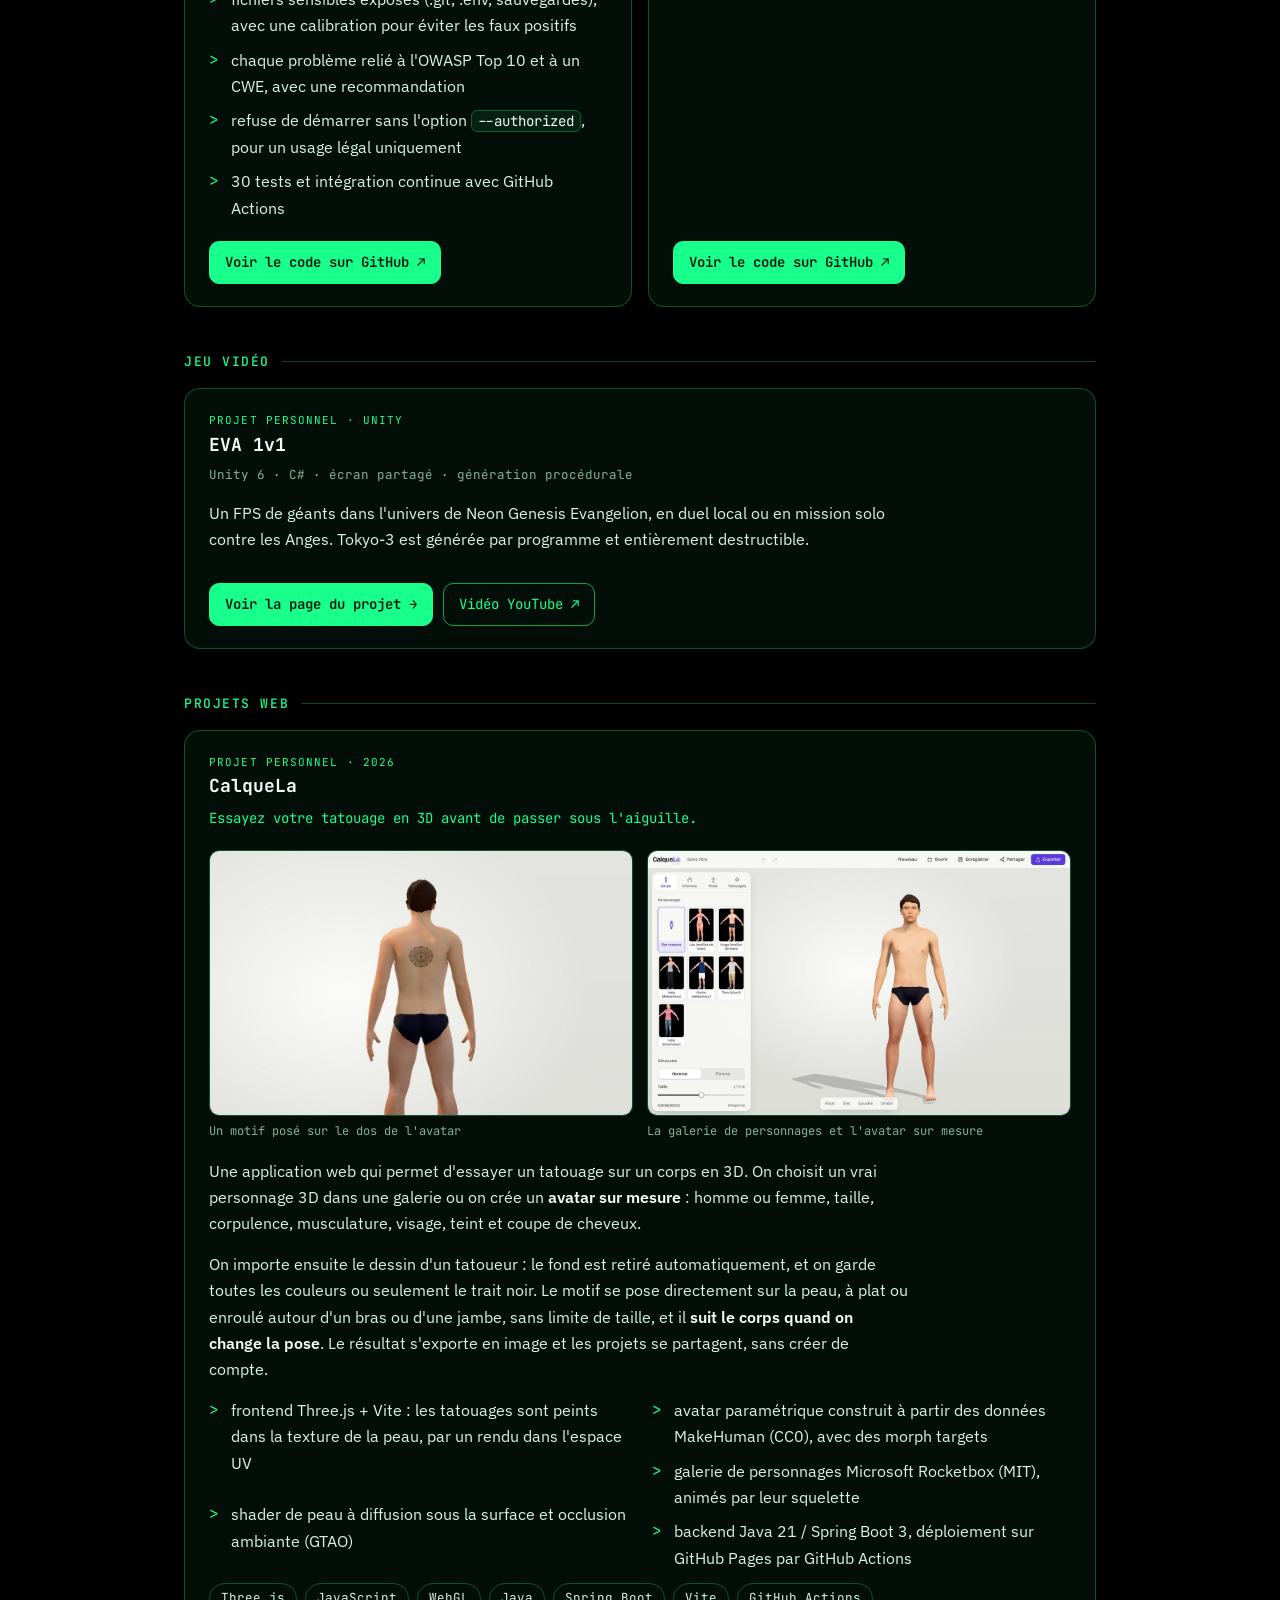
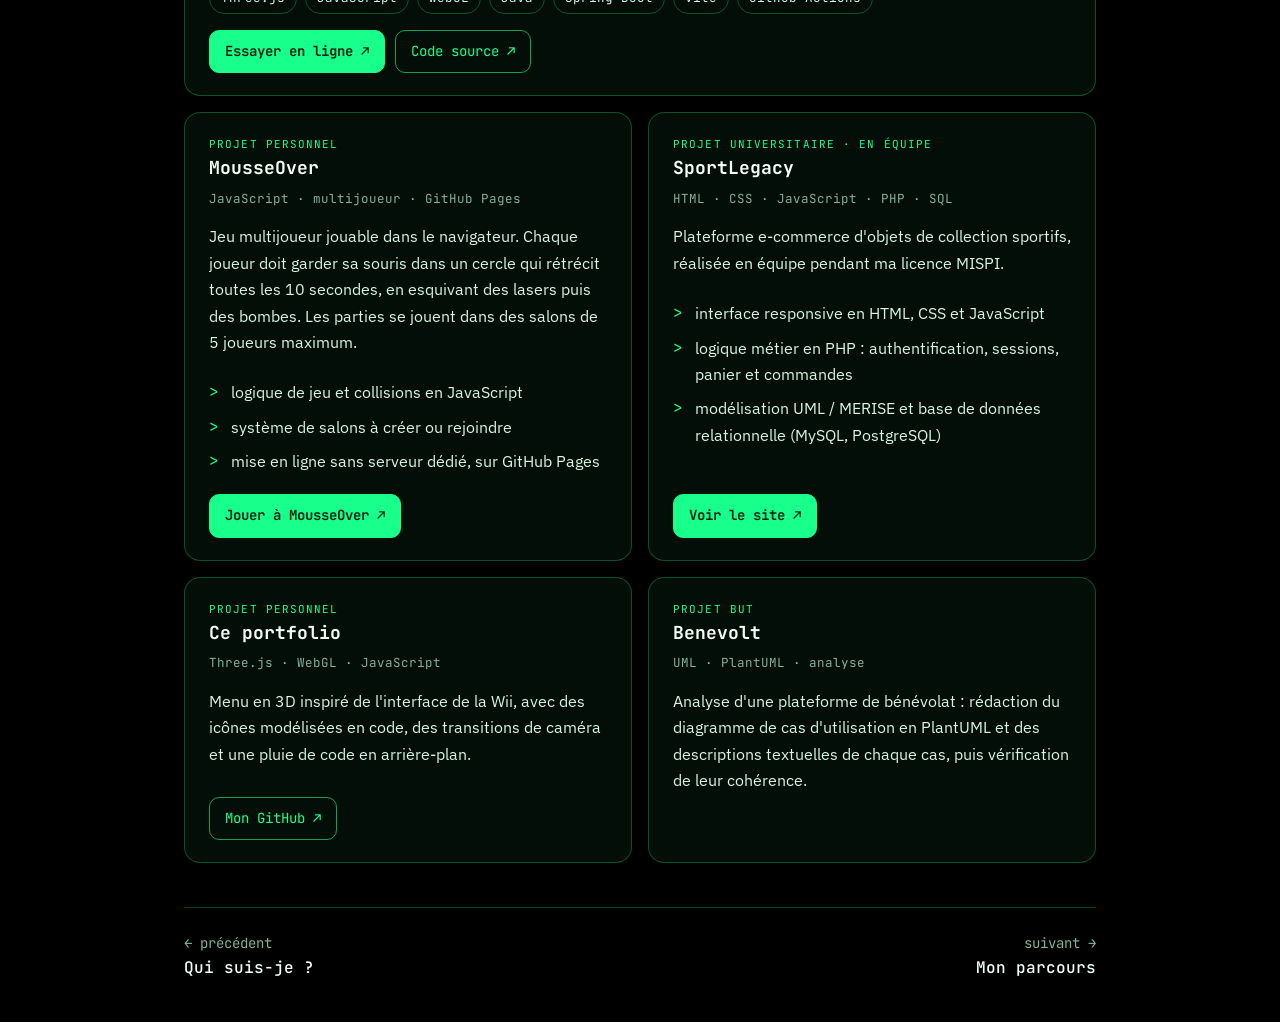
<file: pages/projets.html>
<!DOCTYPE html>
<html lang="fr">
<head>
<meta charset="UTF-8">
<meta name="viewport" content="width=device-width, initial-scale=1.0">
<title>Mes projets - Edgar Gaillard</title>
<meta name="description" content="Les projets d'Edgar Gaillard : CalqueLa, Secure Notes, websec-scanner, Ordo, EVA 1v1, MousseOver et SportLegacy.">
<link rel="canonical" href="https://edggaillard-pixel.github.io/pages/projets.html">
<meta property="og:type" content="website">
<meta property="og:title" content="Mes projets - Edgar Gaillard">
<meta property="og:description" content="Les projets d'Edgar Gaillard : CalqueLa, Secure Notes, websec-scanner, Ordo, EVA 1v1, MousseOver et SportLegacy.">
<meta property="og:url" content="https://edggaillard-pixel.github.io/pages/projets.html">
<meta property="og:image" content="https://edggaillard-pixel.github.io/images/photo.jpg">
<link rel="preconnect" href="https://fonts.googleapis.com">
<link rel="stylesheet" href="https://fonts.googleapis.com/css2?family=IBM+Plex+Sans:wght@400;500;600&family=JetBrains+Mono:wght@400;500;700&display=swap">
<link rel="stylesheet" href="../style.css">
</head>
<body class="sous-page" data-rubrique="projets">

<canvas id="matrix"></canvas>
<div id="ombre"></div>

<div class="barre">
  <a class="logo vers-menu" href="../index.html">&gt; edgar.gaillard<span>_</span></a>
  <a class="retour vers-menu" href="../index.html">← menu</a>
</div>

<main class="page">
  <header class="tete">
    <div class="chemin">~/edgar/<b>projets</b></div>
    <h1>Mes <em>projets</em></h1>
    <p class="intro">Des projets universitaires et personnels : un essayage de tatouages en 3D, une application sécurisée, un outil d'audit de sécurité, un logiciel de bureau, des sites web et un jeu multijoueur.</p>
  </header>

  <section class="section">
    <h2>Projets Python</h2>
    <div class="grille-2">
      <article class="carte projet large">
        <div class="type">Projet personnel · sécurité applicative</div>
        <h3>Secure Notes</h3>
        <p class="meta">Python · Flask · PostgreSQL · Redis · React · Nginx · Docker</p>
        <p>Une application web pour stocker et partager des notes et des fichiers entre utilisateurs, en lecture ou en écriture.
        Les fonctionnalités restent simples : tout l'intérêt est dans la sécurité. J'ai repris l'<strong>OWASP Top 10</strong>
        point par point pour que chaque risque soit traité dans le code et vérifié par un test automatisé.</p>
        <div class="mini-chiffres">
          <div><b>64</b><span>tests de sécurité</span></div>
          <div><b>24</b><span>menaces analysées (STRIDE)</span></div>
          <div><b>AES-256</b><span>chiffrement des données au repos</span></div>
        </div>
        <div class="grille-2 colonnes-liste">
          <ul class="liste">
            <li>mots de passe hachés avec Argon2id</li>
            <li>sessions révocables, cookie HttpOnly, Secure et SameSite=Strict</li>
            <li>limitation des tentatives par IP et par compte contre la force brute</li>
            <li>protection CSRF sur plusieurs couches</li>
          </ul>
          <ul class="liste">
            <li>contrôle d'accès centralisé contre les failles IDOR</li>
            <li>upload vérifié sur le contenu réel du fichier, avec liste blanche</li>
            <li>CSP stricte, TLS 1.2 / 1.3 et en-têtes de sécurité</li>
            <li>conteneurs durcis : non-root, lecture seule, réseau interne</li>
          </ul>
        </div>
        <div class="liens"><a class="bouton plein" href="https://github.com/edggaillard-pixel/secure-notes" target="_blank" rel="noopener">Voir le code sur GitHub ↗</a></div>
      </article>

      <article class="carte projet">
        <div class="type">Projet personnel · audit de sécurité</div>
        <h3>websec-scanner</h3>
        <p class="meta">Python · httpx · Typer · Jinja2 · GitHub Actions</p>
        <img class="apercu" src="../images/websec-rapport.jpg" alt="Rapport HTML généré par websec-scanner" loading="lazy">
        <p>Un scanner de sécurité web non destructif : on lui donne l'adresse d'un site, il vérifie sa configuration et produit
        un rapport JSON ou HTML, en français ou en anglais. Il ne fait que lire, il n'attaque rien.</p>
        <ul class="liste">
          <li>en-têtes de sécurité, CSP, cookies et configuration TLS</li>
          <li>fichiers sensibles exposés (.git, .env, sauvegardes), avec une calibration pour éviter les faux positifs</li>
          <li>chaque problème relié à l'OWASP Top 10 et à un CWE, avec une recommandation</li>
          <li>refuse de démarrer sans l'option <code>--authorized</code>, pour un usage légal uniquement</li>
          <li>30 tests et intégration continue avec GitHub Actions</li>
        </ul>
        <div class="liens"><a class="bouton plein" href="https://github.com/edggaillard-pixel/websec-scanner" target="_blank" rel="noopener">Voir le code sur GitHub ↗</a></div>
      </article>

      <article class="carte projet">
        <div class="type">Projet personnel · application de bureau</div>
        <div class="titre-icone">
          <img src="../images/ordo.png" alt="" width="44" height="44">
          <h3>Ordo</h3>
        </div>
        <p class="meta">Python · CustomTkinter · watchdog · PyInstaller</p>
        <p>Un logiciel qui range automatiquement le dossier Téléchargements. Dès qu'un téléchargement est terminé, il propose
        un nom propre et une destination, et rien n'est déplacé sans validation.</p>
        <ul class="liste">
          <li>renommage normalisé : <code>Rapport d'Été FINAL (1).PDF</code> devient <code>2026-10-22_rapport_d_ete_final.pdf</code></li>
          <li>tri par catégorie et règles personnalisées sur le nom</li>
          <li>détection des doublons, sans jamais rien supprimer</li>
          <li>historique avec annulation, icône en arrière-plan et notifications</li>
          <li>logique séparée de l'interface et testée avec pytest, exportable en .exe</li>
        </ul>
        <div class="liens"><a class="bouton plein" href="https://github.com/edggaillard-pixel/ordo" target="_blank" rel="noopener">Voir le code sur GitHub ↗</a></div>
      </article>
    </div>
  </section>

  <section class="section">
    <h2>Jeu vidéo</h2>
    <article class="carte projet">
      <div class="type">Projet personnel · Unity</div>
      <h3>EVA 1v1</h3>
      <p class="meta">Unity 6 · C# · écran partagé · génération procédurale</p>
      <p>Un FPS de géants dans l'univers de Neon Genesis Evangelion, en duel local ou en mission solo contre les Anges.
      Tokyo-3 est générée par programme et entièrement destructible.</p>
      <div class="liens">
        <a class="bouton plein" href="eva.html">Voir la page du projet →</a>
        <a class="bouton" href="https://www.youtube.com/watch?v=H2N-Jnc_hJA" target="_blank" rel="noopener">Vidéo YouTube ↗</a>
      </div>
    </article>
  </section>

  <section class="section">
    <h2>Projets web</h2>
    <div class="grille-2">
      <article class="carte projet large">
        <div class="type">Projet personnel · 2026</div>
        <h3>CalqueLa</h3>
        <p class="accroche">Essayez votre tatouage en 3D avant de passer sous l'aiguille.</p>
        <div class="galerie">
          <figure>
            <img src="../images/calquela-tatouage.jpg" alt="Avatar 3D vu de dos avec un tatouage mandala posé entre les omoplates" loading="lazy">
            <figcaption>Un motif posé sur le dos de l'avatar</figcaption>
          </figure>
          <figure>
            <img src="../images/calquela-personnages.jpg" alt="Interface de CalqueLa avec la galerie de personnages 3D et l'avatar sur mesure" loading="lazy">
            <figcaption>La galerie de personnages et l'avatar sur mesure</figcaption>
          </figure>
        </div>
        <p>Une application web qui permet d'essayer un tatouage sur un corps en 3D. On choisit un vrai personnage 3D dans une
        galerie ou on crée un <strong>avatar sur mesure</strong> : homme ou femme, taille, corpulence, musculature, visage, teint
        et coupe de cheveux.</p>
        <p>On importe ensuite le dessin d'un tatoueur : le fond est retiré automatiquement, et on garde toutes les couleurs ou
        seulement le trait noir. Le motif se pose directement sur la peau, à plat ou enroulé autour d'un bras ou d'une jambe,
        sans limite de taille, et il <strong>suit le corps quand on change la pose</strong>. Le résultat s'exporte en image et
        les projets se partagent, sans créer de compte.</p>
        <div class="grille-2 colonnes-liste">
          <ul class="liste">
            <li>frontend Three.js + Vite : les tatouages sont peints dans la texture de la peau, par un rendu dans l'espace UV</li>
            <li>shader de peau à diffusion sous la surface et occlusion ambiante (GTAO)</li>
          </ul>
          <ul class="liste">
            <li>avatar paramétrique construit à partir des données MakeHuman (CC0), avec des morph targets</li>
            <li>galerie de personnages Microsoft Rocketbox (MIT), animés par leur squelette</li>
            <li>backend Java 21 / Spring Boot 3, déploiement sur GitHub Pages par GitHub Actions</li>
          </ul>
        </div>
        <div class="tags"><span>Three.js</span><span>JavaScript</span><span>WebGL</span><span>Java</span><span>Spring Boot</span><span>Vite</span><span>GitHub Actions</span></div>
        <div class="liens">
          <a class="bouton plein" href="https://edggaillard-pixel.github.io/calquela/" target="_blank" rel="noopener">Essayer en ligne ↗</a>
          <a class="bouton" href="https://github.com/edggaillard-pixel/calquela" target="_blank" rel="noopener">Code source ↗</a>
        </div>
      </article>

      <article class="carte projet">
        <div class="type">Projet personnel</div>
        <h3>MousseOver</h3>
        <p class="meta">JavaScript · multijoueur · GitHub Pages</p>
        <p>Jeu multijoueur jouable dans le navigateur. Chaque joueur doit garder sa souris dans un cercle qui rétrécit toutes
        les 10 secondes, en esquivant des lasers puis des bombes. Les parties se jouent dans des salons de 5 joueurs maximum.</p>
        <ul class="liste">
          <li>logique de jeu et collisions en JavaScript</li>
          <li>système de salons à créer ou rejoindre</li>
          <li>mise en ligne sans serveur dédié, sur GitHub Pages</li>
        </ul>
        <div class="liens"><a class="bouton plein" href="https://edggaillard-pixel.github.io/mousseover/" target="_blank" rel="noopener">Jouer à MousseOver ↗</a></div>
      </article>

      <article class="carte projet">
        <div class="type">Projet universitaire · en équipe</div>
        <h3>SportLegacy</h3>
        <p class="meta">HTML · CSS · JavaScript · PHP · SQL</p>
        <p>Plateforme e-commerce d'objets de collection sportifs, réalisée en équipe pendant ma licence MISPI.</p>
        <ul class="liste">
          <li>interface responsive en HTML, CSS et JavaScript</li>
          <li>logique métier en PHP : authentification, sessions, panier et commandes</li>
          <li>modélisation UML / MERISE et base de données relationnelle (MySQL, PostgreSQL)</li>
        </ul>
        <div class="liens"><a class="bouton plein" href="https://l1.dptinfo-usmb.fr/~grp8/index.php" target="_blank" rel="noopener">Voir le site ↗</a></div>
      </article>

      <article class="carte projet">
        <div class="type">Projet personnel</div>
        <h3>Ce portfolio</h3>
        <p class="meta">Three.js · WebGL · JavaScript</p>
        <p>Menu en 3D inspiré de l'interface de la Wii, avec des icônes modélisées en code, des transitions de caméra
        et une pluie de code en arrière-plan.</p>
        <div class="liens"><a class="bouton" href="https://github.com/edggaillard-pixel" target="_blank" rel="noopener">Mon GitHub ↗</a></div>
      </article>

      <article class="carte projet">
        <div class="type">Projet BUT</div>
        <h3>Benevolt</h3>
        <p class="meta">UML · PlantUML · analyse</p>
        <p>Analyse d'une plateforme de bénévolat : rédaction du diagramme de cas d'utilisation en PlantUML et des
        descriptions textuelles de chaque cas, puis vérification de leur cohérence.</p>
      </article>
    </div>
  </section>

  <nav class="suite"></nav>
</main>

<script src="../main.js"></script>
</body>
</html>
<!-- GROGNON -->
</file>
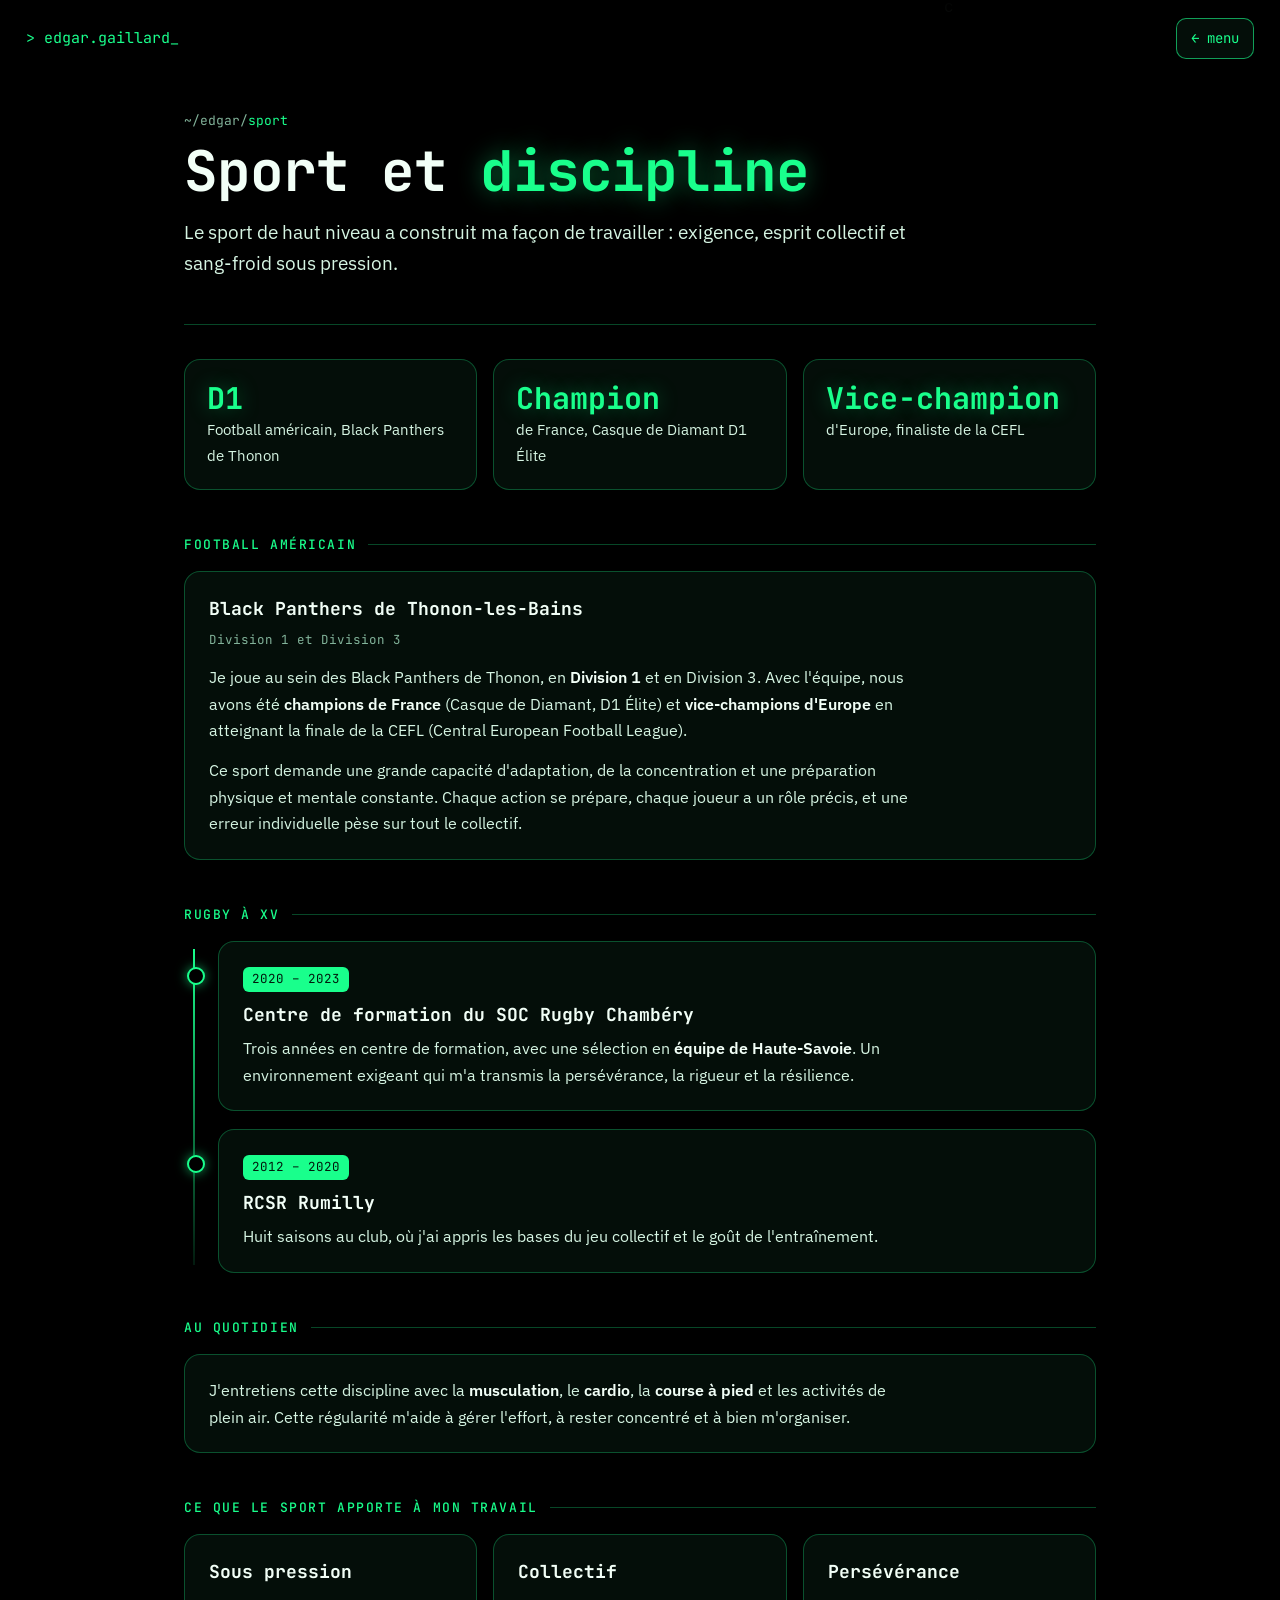
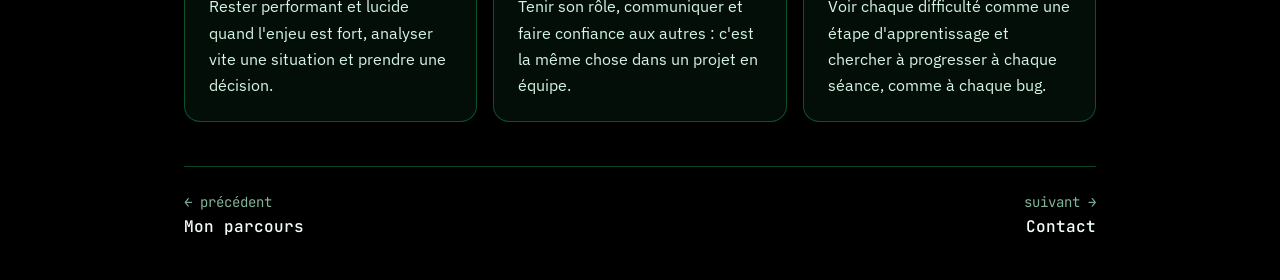
<file: pages/sport.html>
<!DOCTYPE html>
<html lang="fr">
<head>
<meta charset="UTF-8">
<meta name="viewport" content="width=device-width, initial-scale=1.0">
<title>Sport - Edgar Gaillard</title>
<meta name="description" content="Edgar Gaillard, joueur de football américain en Division 1 avec les Black Panthers de Thonon, champion de France, ancien rugbyman du SOC Chambéry.">
<link rel="canonical" href="https://edggaillard-pixel.github.io/pages/sport.html">
<meta property="og:type" content="website">
<meta property="og:title" content="Sport - Edgar Gaillard">
<meta property="og:description" content="Edgar Gaillard, joueur de football américain en Division 1 avec les Black Panthers de Thonon, champion de France, ancien rugbyman du SOC Chambéry.">
<meta property="og:url" content="https://edggaillard-pixel.github.io/pages/sport.html">
<meta property="og:image" content="https://edggaillard-pixel.github.io/images/photo.jpg">
<link rel="preconnect" href="https://fonts.googleapis.com">
<link rel="stylesheet" href="https://fonts.googleapis.com/css2?family=IBM+Plex+Sans:wght@400;500;600&family=JetBrains+Mono:wght@400;500;700&display=swap">
<link rel="stylesheet" href="../style.css">
</head>
<body class="sous-page" data-rubrique="sport">

<canvas id="matrix"></canvas>
<div id="ombre"></div>

<div class="barre">
  <a class="logo vers-menu" href="../index.html">&gt; edgar.gaillard<span>_</span></a>
  <a class="retour vers-menu" href="../index.html">← menu</a>
</div>

<main class="page">
  <header class="tete">
    <div class="chemin">~/edgar/<b>sport</b></div>
    <h1>Sport et <em>discipline</em></h1>
    <p class="intro">Le sport de haut niveau a construit ma façon de travailler : exigence, esprit collectif et sang-froid sous pression.</p>
  </header>

  <section class="section">
    <div class="chiffres">
      <div class="chiffre"><b>D1</b><span>Football américain, Black Panthers de Thonon</span></div>
      <div class="chiffre"><b>Champion</b><span>de France, Casque de Diamant D1 Élite</span></div>
      <div class="chiffre"><b>Vice-champion</b><span>d'Europe, finaliste de la CEFL</span></div>
    </div>
  </section>

  <section class="section">
    <h2>Football américain</h2>
    <div class="carte">
      <h3>Black Panthers de Thonon-les-Bains</h3>
      <p class="meta">Division 1 et Division 3</p>
      <p>Je joue au sein des Black Panthers de Thonon, en <strong>Division 1</strong> et en Division 3. Avec l'équipe, nous avons été
      <strong>champions de France</strong> (Casque de Diamant, D1 Élite) et <strong>vice-champions d'Europe</strong>
      en atteignant la finale de la CEFL (Central European Football League).</p>
      <p>Ce sport demande une grande capacité d'adaptation, de la concentration et une préparation physique et mentale constante.
      Chaque action se prépare, chaque joueur a un rôle précis, et une erreur individuelle pèse sur tout le collectif.</p>
    </div>
  </section>

  <section class="section">
    <h2>Rugby à XV</h2>
    <ol class="frise">
      <li>
        <div class="carte">
          <span class="date">2020 – 2023</span>
          <h3>Centre de formation du SOC Rugby Chambéry</h3>
          <p>Trois années en centre de formation, avec une sélection en <strong>équipe de Haute-Savoie</strong>.
          Un environnement exigeant qui m'a transmis la persévérance, la rigueur et la résilience.</p>
        </div>
      </li>
      <li>
        <div class="carte">
          <span class="date">2012 – 2020</span>
          <h3>RCSR Rumilly</h3>
          <p>Huit saisons au club, où j'ai appris les bases du jeu collectif et le goût de l'entraînement.</p>
        </div>
      </li>
    </ol>
  </section>

  <section class="section">
    <h2>Au quotidien</h2>
    <div class="carte">
      <p>J'entretiens cette discipline avec la <strong>musculation</strong>, le <strong>cardio</strong>, la <strong>course à pied</strong>
      et les activités de plein air. Cette régularité m'aide à gérer l'effort, à rester concentré et à bien m'organiser.</p>
    </div>
  </section>

  <section class="section">
    <h2>Ce que le sport apporte à mon travail</h2>
    <div class="grille-3">
      <div class="carte">
        <h3>Sous pression</h3>
        <p>Rester performant et lucide quand l'enjeu est fort, analyser vite une situation et prendre une décision.</p>
      </div>
      <div class="carte">
        <h3>Collectif</h3>
        <p>Tenir son rôle, communiquer et faire confiance aux autres : c'est la même chose dans un projet en équipe.</p>
      </div>
      <div class="carte">
        <h3>Persévérance</h3>
        <p>Voir chaque difficulté comme une étape d'apprentissage et chercher à progresser à chaque séance, comme à chaque bug.</p>
      </div>
    </div>
  </section>

  <nav class="suite"></nav>
</main>

<script src="../main.js"></script>
</body>
</html>
</file>
<file: style.css>
:root {
  color-scheme: dark;
  --fond: #000;
  --vert: #19ff8c;
  --vert-leger: rgba(25, 255, 140, 0.12);
  --bordure: rgba(25, 255, 140, 0.28);
  --bordure-forte: rgba(25, 255, 140, 0.6);
  --panneau: rgba(5, 18, 11, 0.82);
  --texte: #d6f5e3;
  --blanc: #f2fff7;
  --gris: #82b39a;
  --mono: "JetBrains Mono", Consolas, monospace;
  --texte-font: "IBM Plex Sans", "Segoe UI", Roboto, sans-serif;
}

* { margin: 0; padding: 0; box-sizing: border-box; }

body {
  min-height: 100vh;
  background: var(--fond);
  color: var(--texte);
  font-family: var(--texte-font);
  font-size: 16px;
  line-height: 1.65;
  transition: opacity 0.4s;
}

body.menu {
  height: 100vh;
  overflow: hidden;
}

body.depart { opacity: 0; }

a { color: var(--vert); }
a:focus-visible, button:focus-visible { outline: 2px solid var(--vert); outline-offset: 3px; }

#matrix, #scene {
  position: fixed;
  top: 0; left: 0;
  width: 100%;
  height: 100%;
}
#matrix { z-index: 0; }
#scene { z-index: 1; }

#ombre {
  position: fixed;
  inset: 0;
  z-index: 0;
  pointer-events: none;
  background: radial-gradient(ellipse at center, rgba(0,0,0,0.15) 0%, rgba(0,0,0,0.6) 65%, rgba(0,0,0,0.9) 100%);
}

body.sous-page #matrix { opacity: 0.35; }
body.sous-page #ombre { background: rgba(0, 0, 0, 0.55); }

.barre {
  position: fixed;
  top: 0; left: 0; right: 0;
  z-index: 3;
  display: flex;
  justify-content: space-between;
  align-items: center;
  padding: 18px 26px;
  font-family: var(--mono);
  pointer-events: none;
}
.barre a, .barre button { pointer-events: auto; }

body.sous-page .barre {
  background: linear-gradient(rgba(0,0,0,0.9), rgba(0,0,0,0));
}

.logo {
  color: var(--vert);
  font-size: 15px;
  text-decoration: none;
}
.logo span { animation: clignote 1s steps(1) infinite; }
#heure { font-size: 22px; color: var(--blanc); }

@keyframes clignote { 50% { opacity: 0; } }

.retour {
  font-family: var(--mono);
  font-size: 14px;
  color: var(--vert);
  text-decoration: none;
  padding: 8px 14px;
  border: 1px solid var(--bordure-forte);
  border-radius: 10px;
  background: var(--panneau);
  transition: background 0.2s;
}
.retour:hover { background: var(--vert-leger); }

#bulle {
  position: fixed;
  z-index: 3;
  pointer-events: none;
  transform: translate(-50%, -100%);
  padding: 10px 18px;
  border-radius: 12px;
  border: 1px solid var(--bordure-forte);
  background: var(--panneau);
  text-align: center;
  white-space: nowrap;
  opacity: 0;
  transition: opacity 0.2s;
}
#bulle.visible { opacity: 1; }
#bulle b { display: block; font-family: var(--mono); color: var(--vert); font-size: 15px; }
#bulle small { color: var(--gris); }

.page {
  position: relative;
  z-index: 1;
  width: min(960px, 100%);
  margin: 0 auto;
  padding: 110px 24px 40px;
}

.page > * { animation: monte 0.6s cubic-bezier(0.2, 0.8, 0.3, 1) both; }
.page > *:nth-child(2) { animation-delay: 0.08s; }
.page > *:nth-child(3) { animation-delay: 0.16s; }
.page > *:nth-child(4) { animation-delay: 0.24s; }
.page > *:nth-child(n+5) { animation-delay: 0.32s; }

@keyframes monte {
  from { opacity: 0; transform: translateY(18px); }
  to { opacity: 1; transform: none; }
}

.tete {
  padding-bottom: 30px;
  margin-bottom: 34px;
  border-bottom: 1px solid var(--bordure);
}
.chemin {
  font-family: var(--mono);
  font-size: 13px;
  color: var(--gris);
}
.chemin b { color: var(--vert); font-weight: 400; }
.tete h1 {
  font-family: var(--mono);
  font-size: clamp(34px, 6vw, 56px);
  line-height: 1.1;
  color: var(--blanc);
  margin: 10px 0 14px;
  letter-spacing: -0.02em;
  text-wrap: balance;
}
.tete h1 em {
  font-style: normal;
  color: var(--vert);
  text-shadow: 0 0 24px rgba(25, 255, 140, 0.45);
}
.intro {
  font-size: 19px;
  max-width: 62ch;
}

.tete.avec-photo {
  display: flex;
  align-items: center;
  gap: 32px;
}
.photo {
  flex-shrink: 0;
  width: 170px;
  height: 170px;
  border-radius: 50%;
  object-fit: cover;
  border: 2px solid var(--vert);
  box-shadow: 0 0 0 6px rgba(25, 255, 140, 0.08), 0 0 40px rgba(25, 255, 140, 0.35);
}

.section { margin-bottom: 44px; }
.section > h2 {
  font-family: var(--mono);
  font-size: 13px;
  font-weight: 500;
  letter-spacing: 0.12em;
  text-transform: uppercase;
  color: var(--vert);
  margin-bottom: 16px;
  display: flex;
  align-items: center;
  gap: 12px;
}
.section > h2::after {
  content: "";
  flex: 1;
  height: 1px;
  background: var(--bordure);
}

.page p { margin-bottom: 14px; max-width: 70ch; }
.page strong { color: var(--blanc); font-weight: 600; }

.carte {
  border: 1px solid var(--bordure);
  border-radius: 16px;
  background: var(--panneau);
  backdrop-filter: blur(6px);
  padding: 22px 24px;
  min-width: 0;
  transition: border-color 0.25s;
}
.carte:hover { border-color: var(--bordure-forte); }
.carte h3 {
  font-family: var(--mono);
  font-size: 18px;
  color: var(--blanc);
  margin-bottom: 6px;
}
.carte p:last-child { margin-bottom: 0; }

.grille-2 { display: grid; grid-template-columns: repeat(2, 1fr); gap: 16px; }
.grille-3 { display: grid; grid-template-columns: repeat(3, 1fr); gap: 16px; }

.fiche {
  display: grid;
  grid-template-columns: repeat(4, 1fr);
  gap: 1px;
  border: 1px solid var(--bordure);
  border-radius: 16px;
  overflow: hidden;
  background: var(--bordure);
}
.fiche div { background: rgba(4, 14, 9, 0.95); padding: 16px 18px; min-width: 0; }
.fiche small {
  display: block;
  font-family: var(--mono);
  font-size: 11px;
  letter-spacing: 0.1em;
  text-transform: uppercase;
  color: var(--gris);
  margin-bottom: 4px;
}
.fiche span { color: var(--blanc); font-size: 15px; line-height: 1.4; display: block; }

.tags { display: flex; flex-wrap: wrap; gap: 8px; margin-top: 12px; }
.tags span {
  font-family: var(--mono);
  font-size: 12.5px;
  padding: 4px 11px;
  border-radius: 20px;
  border: 1px solid var(--bordure);
}
.tags span.en-cours { border-style: dashed; color: var(--gris); }

.accroche { font-family: var(--mono); font-size: 14px; color: var(--vert); margin-bottom: 14px; }
.meta { font-family: var(--mono); font-size: 12.5px; color: var(--gris); margin-bottom: 10px; }

.liste { list-style: none; display: grid; gap: 8px; margin: 10px 0 4px; }
.liste li { position: relative; padding-left: 22px; }
.liste li::before {
  content: ">";
  position: absolute;
  left: 0;
  font-family: var(--mono);
  color: var(--vert);
}

.liens { display: flex; flex-wrap: wrap; gap: 10px; margin-top: 16px; }
.bouton {
  display: inline-flex;
  align-items: center;
  gap: 8px;
  font-family: var(--mono);
  font-size: 14px;
  color: var(--vert);
  text-decoration: none;
  padding: 9px 15px;
  border: 1px solid var(--bordure-forte);
  border-radius: 10px;
  background: transparent;
  cursor: pointer;
  transition: background 0.2s, box-shadow 0.2s;
}
.bouton:hover { background: var(--vert-leger); box-shadow: 0 0 18px rgba(25, 255, 140, 0.2); }
.bouton.plein { background: var(--vert); color: #001a0c; border-color: var(--vert); font-weight: 600; }
.bouton.plein:hover { background: #5dffb0; }

.frise { list-style: none; position: relative; padding-left: 34px; }
.frise::before {
  content: "";
  position: absolute;
  left: 9px; top: 8px; bottom: 8px;
  width: 2px;
  background: linear-gradient(var(--vert), rgba(25, 255, 140, 0.1));
}
.frise > li { position: relative; margin-bottom: 18px; }

.frise > li::before {
  content: "";
  position: absolute;
  left: -31px; top: 26px;
  width: 14px; height: 14px;
  border-radius: 50%;
  background: var(--fond);
  border: 2px solid var(--vert);
  box-shadow: 0 0 12px rgba(25, 255, 140, 0.6);
}
.frise > li.actuel::before { background: var(--vert); }

.date {
  display: inline-block;
  font-family: var(--mono);
  font-size: 12.5px;
  color: #001a0c;
  background: var(--vert);
  padding: 2px 9px;
  border-radius: 6px;
  margin-bottom: 8px;
}
.lieu { font-size: 14px; color: var(--gris); margin-bottom: 10px !important; }

.competence {
  display: grid;
  grid-template-columns: 220px 1fr;
  gap: 20px;
  padding: 20px 0;
  border-top: 1px solid var(--bordure);
}
.competence:last-child { border-bottom: 1px solid var(--bordure); }
.competence h3 { font-family: var(--mono); font-size: 16px; color: var(--blanc); margin-bottom: 8px; }

.niveau { display: flex; gap: 4px; margin-bottom: 6px; }
.niveau i { width: 22px; height: 6px; border-radius: 3px; background: rgba(25, 255, 140, 0.15); }
.niveau i.on { background: var(--vert); box-shadow: 0 0 8px rgba(25, 255, 140, 0.5); }
.niveau-texte { font-family: var(--mono); font-size: 12px; color: var(--gris); }

.preuves { display: grid; gap: 10px; min-width: 0; }
.preuve {
  display: grid;
  grid-template-columns: 110px 1fr;
  gap: 14px;
  align-items: baseline;
}
.preuve small {
  font-family: var(--mono);
  font-size: 11px;
  letter-spacing: 0.08em;
  text-transform: uppercase;
  color: var(--vert);
}
.preuve p { margin: 0; font-size: 15px; }

.chiffres { display: grid; grid-template-columns: repeat(3, 1fr); gap: 16px; }
.chiffre {
  border: 1px solid var(--bordure);
  border-radius: 16px;
  background: var(--panneau);
  padding: 20px 22px;
}
.chiffre b {
  display: block;
  font-family: var(--mono);
  font-size: 30px;
  color: var(--vert);
  line-height: 1.2;
  text-shadow: 0 0 20px rgba(25, 255, 140, 0.35);
}
.chiffre span { font-size: 14.5px; }

.projet { display: flex; flex-direction: column; }
.projet .liens { margin-top: auto; padding-top: 16px; }
.type {
  font-family: var(--mono);
  font-size: 11px;
  letter-spacing: 0.1em;
  text-transform: uppercase;
  color: var(--vert);
}

.contact-ligne {
  display: flex;
  align-items: center;
  justify-content: space-between;
  gap: 16px;
  flex-wrap: wrap;
}
.contact-ligne small {
  display: block;
  font-family: var(--mono);
  font-size: 11px;
  letter-spacing: 0.1em;
  text-transform: uppercase;
  color: var(--gris);
}
.contact-ligne .valeur { font-family: var(--mono); font-size: 18px; color: var(--blanc); word-break: break-all; }

.suite {
  display: flex;
  justify-content: space-between;
  gap: 12px;
  margin-top: 30px;
  padding-top: 24px;
  border-top: 1px solid var(--bordure);
}
.suite a {
  font-family: var(--mono);
  font-size: 14px;
  color: var(--gris);
  text-decoration: none;
  transition: color 0.2s;
}
.suite a:hover { color: var(--vert); }
.suite a b { display: block; color: var(--blanc); font-size: 16px; font-weight: 500; }
.suite a:last-child { text-align: right; }

@media (max-width: 760px) {
  .grille-2, .grille-3, .chiffres { grid-template-columns: 1fr; }
  .fiche { grid-template-columns: 1fr 1fr; }
  .competence { grid-template-columns: 1fr; gap: 12px; }
  .preuve { grid-template-columns: 1fr; gap: 2px; }
  .tete.avec-photo { flex-direction: column; align-items: flex-start; gap: 20px; }
  .photo { width: 130px; height: 130px; }
}

@media (max-width: 600px) {
  .barre { padding: 14px 16px; }
  .page { padding: 90px 16px 30px; }
  .intro { font-size: 17px; }
  .carte { padding: 18px; }
}

@media (prefers-reduced-motion: reduce) {
  .page > * { animation: none; }
}

.projet.large { grid-column: 1 / -1; }

.mini-chiffres {
  display: grid;
  grid-template-columns: repeat(3, 1fr);
  gap: 12px;
  margin: 6px 0 16px;
}
.mini-chiffres div {
  border: 1px solid var(--bordure);
  border-radius: 12px;
  padding: 12px 14px;
  background: rgba(25, 255, 140, 0.04);
}
.mini-chiffres b {
  display: block;
  font-family: var(--mono);
  font-size: 24px;
  color: var(--vert);
  line-height: 1.2;
}
.mini-chiffres span { font-size: 13.5px; color: var(--gris); }

.colonnes-liste { gap: 0 24px; }
.colonnes-liste .liste { margin: 0; }
.colonnes-liste .liste + .liste { margin-top: 0; }

.apercu {
  display: block;
  width: 100%;
  max-width: 100%;
  aspect-ratio: 16 / 9;
  object-fit: cover;
  object-position: top;
  border-radius: 10px;
  border: 1px solid var(--bordure);
  margin: 4px 0 14px;
}

.titre-icone { display: flex; align-items: center; gap: 12px; margin-bottom: 6px; }
.titre-icone img { border-radius: 10px; }
.titre-icone h3 { margin: 0; }

.page code {
  font-family: var(--mono);
  font-size: 0.88em;
  color: var(--blanc);
  background: rgba(25, 255, 140, 0.08);
  border: 1px solid var(--bordure);
  border-radius: 6px;
  padding: 1px 6px;
  word-break: break-word;
}

@media (max-width: 760px) {
  .mini-chiffres { grid-template-columns: 1fr; }
  .colonnes-liste { gap: 8px; }
}

.galerie {
  display: grid;
  grid-template-columns: repeat(2, 1fr);
  gap: 14px;
  margin: 6px 0 16px;
}
.galerie figure { margin: 0; min-width: 0; }
.galerie img {
  display: block;
  width: 100%;
  max-width: 100%;
  height: auto;
  border-radius: 10px;
  border: 1px solid var(--bordure);
}
.galerie figcaption {
  font-family: var(--mono);
  font-size: 12px;
  color: var(--gris);
  margin-top: 6px;
}

@media (max-width: 760px) {
  .galerie { grid-template-columns: 1fr; }
}

.video {
  position: relative;
  width: 100%;
  aspect-ratio: 16 / 9;
  border-radius: 14px;
  overflow: hidden;
  border: 1px solid var(--bordure-forte);
  background: #000;
  box-shadow: 0 0 40px rgba(25, 255, 140, 0.15);
}
.video iframe { position: absolute; inset: 0; width: 100%; height: 100%; border: 0; }

.credits { font-size: 13px; color: var(--gris); }
.bas-de-page { margin-top: 24px; }

.video img { position: absolute; inset: 0; width: 100%; height: 100%; object-fit: cover; opacity: 0.75; }
.video {
  background: radial-gradient(ellipse at center, #0b2a1a 0%, #000 75%);
}
.lecture {
  position: absolute;
  inset: 0;
  display: flex;
  flex-direction: column;
  align-items: center;
  justify-content: center;
  gap: 14px;
  width: 100%;
  border: 0;
  background: transparent;
  cursor: pointer;
  color: var(--blanc);
}
.lecture .triangle {
  width: 84px;
  height: 84px;
  border-radius: 50%;
  background: var(--vert);
  box-shadow: 0 0 40px rgba(25, 255, 140, 0.6);
  position: relative;
  transition: transform 0.2s;
}
.lecture .triangle::after {
  content: "";
  position: absolute;
  left: 34px; top: 26px;
  border-left: 26px solid #001a0c;
  border-top: 16px solid transparent;
  border-bottom: 16px solid transparent;
}
.lecture:hover .triangle { transform: scale(1.08); }
.texte-lecture {
  font-family: var(--mono);
  font-size: 14px;
  padding: 4px 12px;
  border-radius: 8px;
  background: rgba(0, 0, 0, 0.6);
}

.video video { position: absolute; inset: 0; width: 100%; height: 100%; object-fit: contain; background: #000; }
.carte .video { margin: 6px 0 16px; }

.video.hors-ligne { display: flex; align-items: center; justify-content: center; }
.message-video {
  position: relative;
  max-width: 460px;
  margin: 16px;
  padding: 18px 20px;
  border-radius: 12px;
  border: 1px solid var(--bordure-forte);
  background: rgba(0, 0, 0, 0.8);
  text-align: center;
  font-size: 14.5px;
}
.message-video p { margin: 0 auto 8px; }
.message-video .bouton { margin-top: 6px; }

.tableau { overflow-x: auto; margin: 16px 0; border: 1px solid var(--bordure); border-radius: 14px; background: var(--panneau); }
.tableau.etroit { max-width: 560px; }
.tableau table { width: 100%; border-collapse: collapse; font-size: 15px; }
.tableau th {
  text-align: left;
  font-family: var(--mono);
  font-size: 11.5px;
  font-weight: 500;
  letter-spacing: 0.08em;
  text-transform: uppercase;
  color: var(--vert);
  padding: 12px 16px;
  border-bottom: 1px solid var(--bordure);
  white-space: nowrap;
}
.tableau td { padding: 12px 16px; border-bottom: 1px solid rgba(25, 255, 140, 0.1); vertical-align: top; }
.tableau tr:last-child td { border-bottom: 0; }
.tableau td:first-child { color: var(--blanc); white-space: nowrap; }

.sommaire {
  display: flex;
  flex-wrap: wrap;
  gap: 8px;
  margin: 0 0 40px;
}
.sommaire a {
  font-family: var(--mono);
  font-size: 12.5px;
  color: var(--texte);
  text-decoration: none;
  padding: 6px 12px;
  border: 1px solid var(--bordure);
  border-radius: 20px;
  transition: border-color 0.2s, color 0.2s;
}
.sommaire a:hover { border-color: var(--vert); color: var(--vert); }
.section[id] { scroll-margin-top: 90px; }
html { scroll-behavior: smooth; }

@media (max-width: 600px) {
  .tableau td:first-child { white-space: normal; }
}

.grille-2 + p, .grille-3 + p, .tableau + p { margin-top: 16px; }

.cache {
  position: absolute;
  width: 1px;
  height: 1px;
  overflow: hidden;
  clip: rect(0 0 0 0);
  white-space: nowrap;
}
/* GROGNON */
</file>
